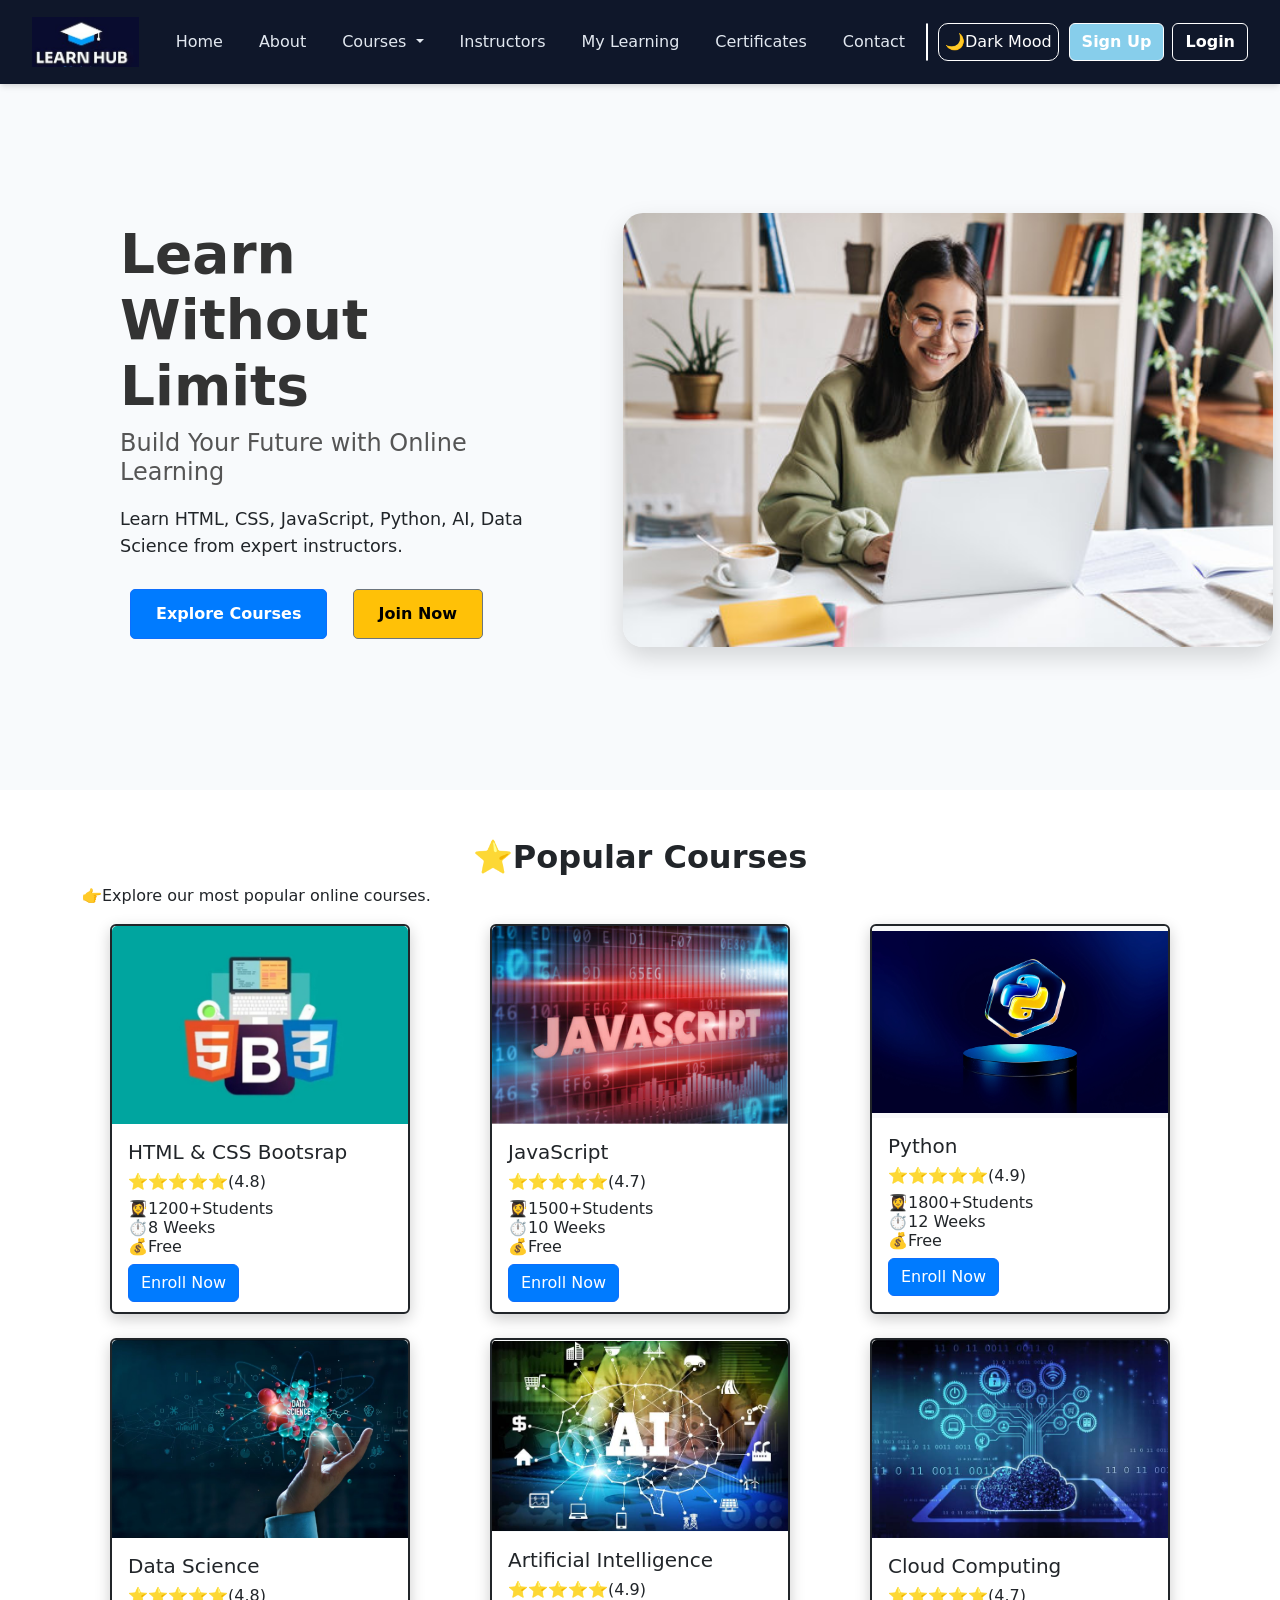
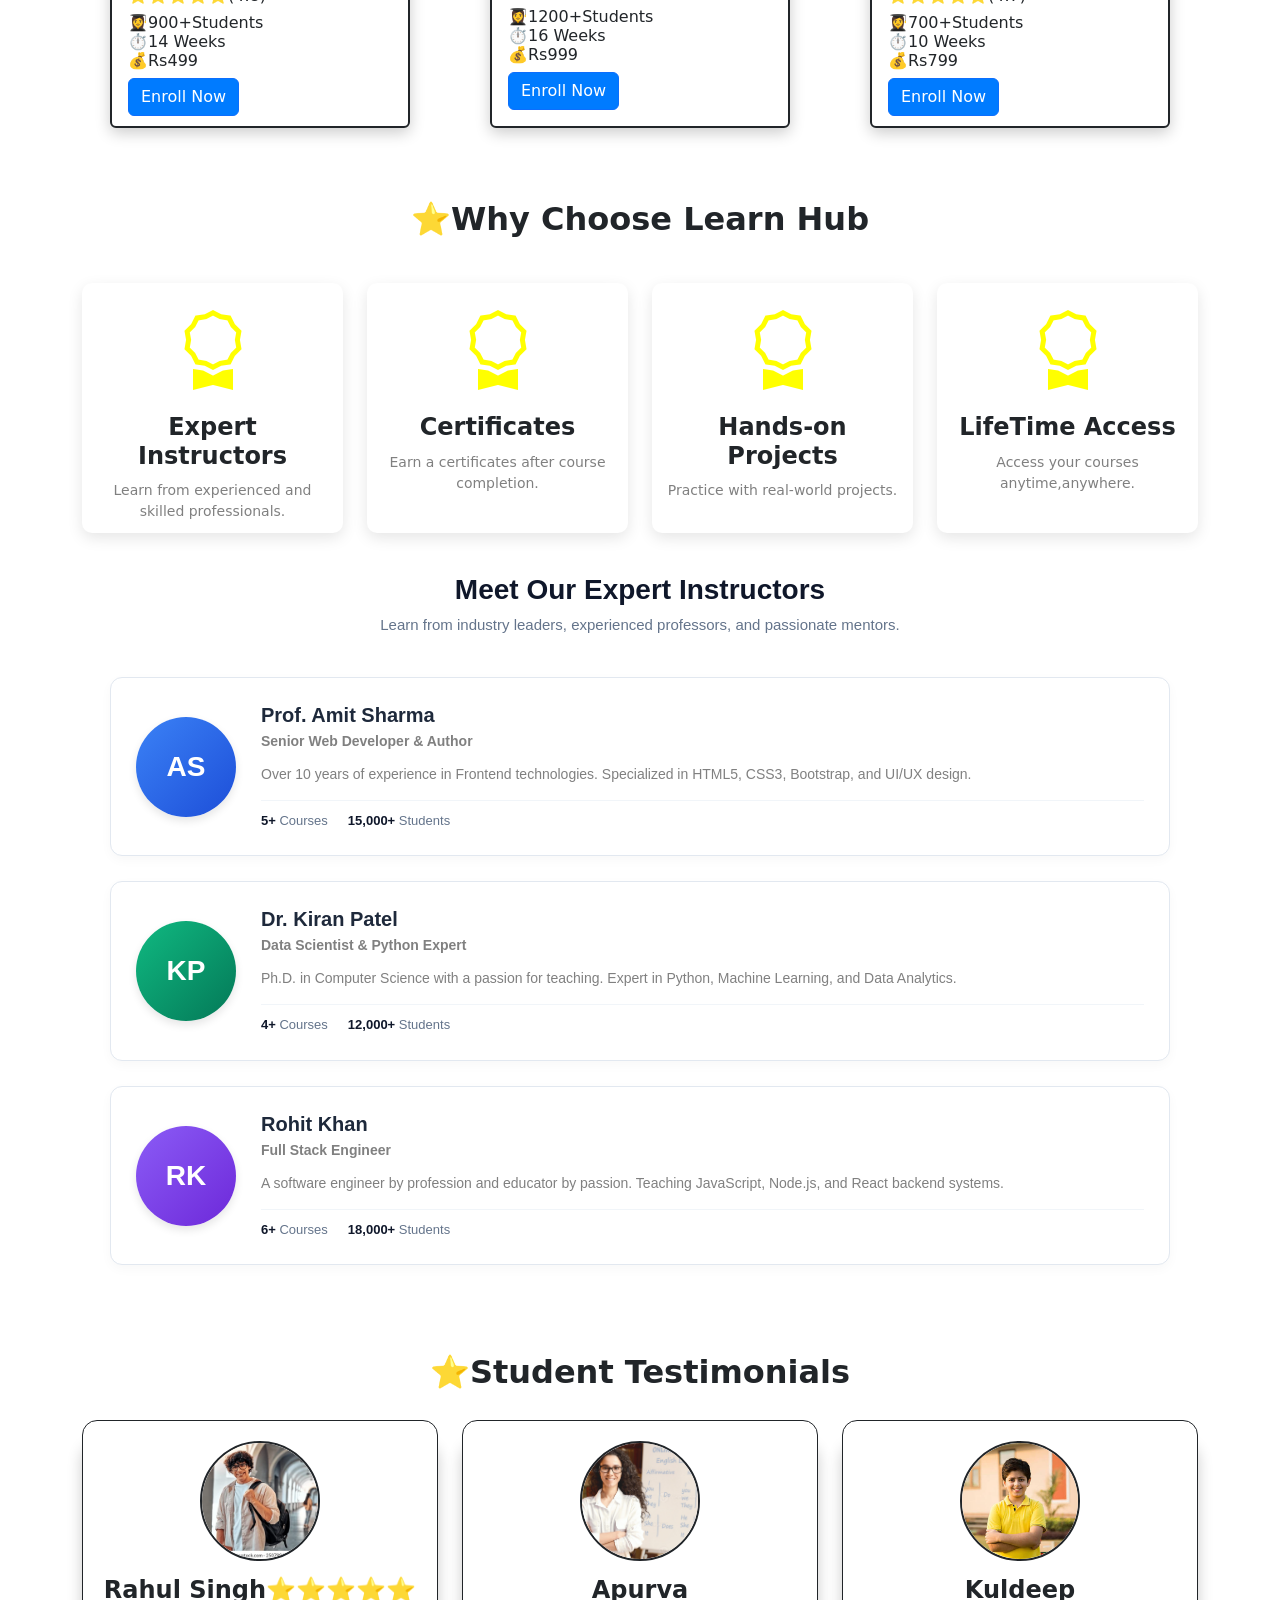
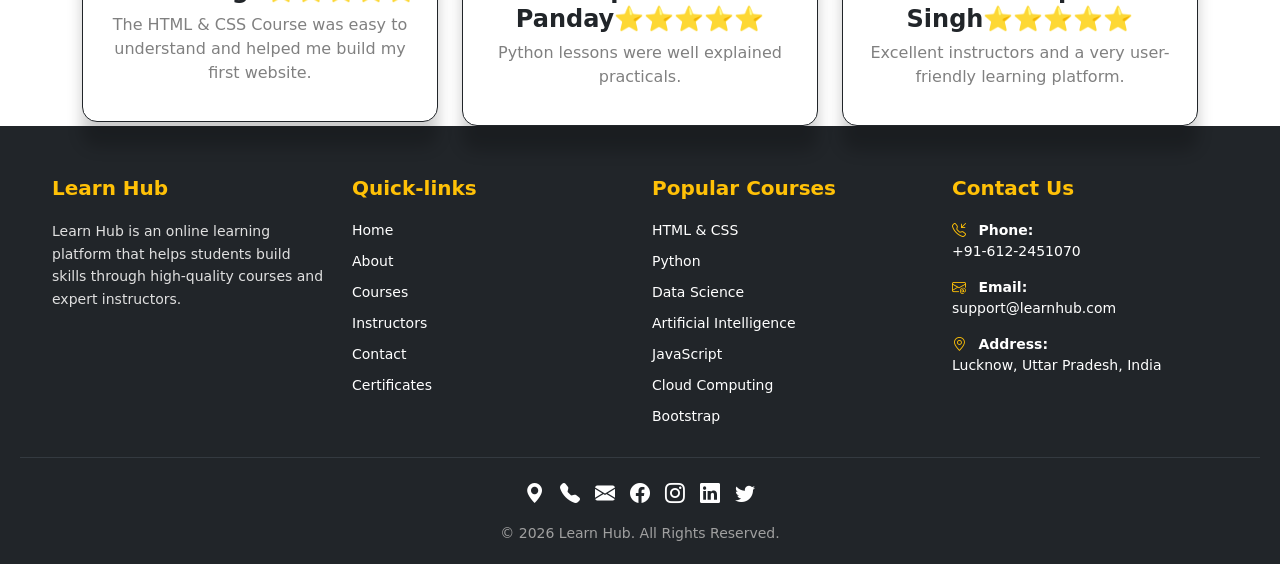
<file: index.html>
<!DOCTYPE html>
<html lang="en">

<head>
  <meta charset="UTF-8">
  <meta name="viewport" content="width=device-width, initial-scale=1.0">
  <title>Learning Management System</title>


  <link rel="stylesheet" href="https://cdn.jsdelivr.net/npm/bootstrap@5.3.8/dist/css/bootstrap.min.css">

  <link rel="stylesheet" href="style.css">
  <link rel="stylesheet" href="https://cdn.jsdelivr.net/npm/bootstrap-icons@1.11.3/font/bootstrap-icons.min.css">


   <link rel="preconnect" href="https://fonts.googleapis.com">
    <link rel="preconnect" href="https://fonts.gstatic.com" crossorigin>
    <link
        href="https://fonts.googleapis.com/css2?family=Lexend:wght@100..900&family=Momo+Trust+Display&family=Poppins:ital,wght@0,100;0,200;0,300;0,400;0,500;0,600;0,700;0,800;0,900;1,100;1,200;1,300;1,400;1,500;1,600;1,700;1,800;1,900&display=swap"
        rel="stylesheet">



<style>
.instructors-container {
    max-width: 1100px;
    margin: 40px auto;
    padding: 0 20px;
    font-family: 'Segoe UI', Tahoma, Geneva, Verdana, sans-serif;
}

.instructors-header {
    text-align: center;
    margin-bottom: 40px;
}

.instructors-title {
    font-size: 28px;
    color: #0f172a;
    font-weight: 700;
    margin-bottom: 8px;
}

.instructors-subtitle {
    color: #64748b;
    font-size: 15px;
    max-width: 600px;
    margin: 0 auto;
}

.instructors-grid {
    display: flex;
    flex-direction: column;
    gap: 25px;
}

.instructor-card {
    background-color: #ffffff;
    border-radius: 12px;
    border: 1px solid #e2e8f0;
    box-shadow: 0 4px 12px rgba(0, 0, 0, 0.03);
    display: flex;
    padding: 25px;
    gap: 25px;
    align-items: center;
    transition: transform 0.2s ease;
}

.instructor-card:hover {
    transform: translateX(4px); 
}

.instructor-image-area {
    flex-shrink: 0;
}

.dummy-profile-pic {
    width: 100px;
    height: 100px;
    border-radius: 50%;
    display: flex;
    justify-content: center;
    align-items: center;
    font-size: 28px;
    font-weight: bold;
    color: #ffffff;
    box-shadow: 0 4px 8px rgba(0,0,0,0.1);
}

.pic-blue { background: linear-gradient(135deg, #3b82f6, #1d4ed8); }
.pic-green { background: linear-gradient(135deg, #10b981, #047857); }
.pic-purple { background: linear-gradient(135deg, #8b5cf6, #6d28d9); }

.instructor-info {
    flex-grow: 1;
}

.instructor-name {
    font-size: 20px;
    color: #1e293b;
    margin-bottom: 4px;
    font-weight: 600;
}

.instructor-role {
    font-size: 14px;
    color: #0284c7; 
    font-weight: 600;
    margin-bottom: 12px;
}

.instructor-bio {
    font-size: 14px;
    color: #475569;
    line-height: 1.5;
    margin-bottom: 15px;
}

.instructor-meta {
    display: flex;
    gap: 20px;
    font-size: 13px;
    color: #64748b;
    border-top: 1px solid #f1f5f9;
    padding-top: 10px;
}

.instructor-meta strong {
    color: #0f172a;
}

@media (max-width: 640px) {
    .instructor-card {
        flex-direction: column;
        text-align: center;
        padding: 20px;
    }
    .instructor-meta {
        justify-content: center;
    }
}


</style>


</head>

<body>

  <div class="row header">
    <div class="col-sm-12">

      <nav class="navbar navbar-expand-lg bg-body-tertiary fixed-top navigation-custom">
        <div class="container-fluid">
          <a class="navbar-brand" href="#">
            <img src="logo1.jpg" alt="logo" class="logo">
          </a>
          <button class="navbar-toggler" type="button" data-bs-toggle="collapse" data-bs-target="#navbarNav">
            <span class="navbar-toggler-icon"></span>
          </button>
          <div class="collapse navbar-collapse" id="navbarNav">
            <ul class="navbar-nav me-auto ">
              <li class="nav-item">
                <a class="nav-link active" aria-current="page" href="/">Home</a>
              </li>
              <li class="nav-item">
                <a class="nav-link active" aria-current="page" href="/about.html">About</a>
              </li>
              <li class="nav-item dropdown">
                <a class="nav-link dropdown-toggle" href="#" role="button" data-bs-toggle="dropdown"
                  aria-expanded="false">
                  Courses
                </a>
                <ul class="dropdown-menu">
                  <li><a class="dropdown-item" href="/full stack web development.html">Full Stack Web Development</a>
                  </li>
                  <li>
                    <hr class="dropdown-divider">
                  </li>

                  <li><a class="dropdown-item" href="/pythone programming.html">Pythone Programming</a></li>
                  <li>
                    <hr class="dropdown-divider">
                  </li>

                  <li><a class="dropdown-item" href="/cloud computing.html">Cloud Computing</a></li>
                  <li>
                    <hr class="dropdown-divider">
                  </li>

                  <li><a class="dropdown-item" href="/artificial intelligence.html">Artificial Intelligence</a></li>
                  <li>
                    <hr class="dropdown-divider">
                  </li>

                  <li><a class="dropdown-item" href="/cyber security.html">Cyber Security</a></li>
                </ul>
              </li>
              <li class="nav-item">
                <a class="nav-link active" aria-current="page" href="/instructors.html">Instructors</a>
              </li>

              <li class="nav-item">
                <a class="nav-link active" aria-current="page" href="/my learning.html">My Learning</a>
              </li>

              <li class="nav-item">
                <a class="nav-link active" aria-current="page" href="/certificate.html">Certificates</a>
              </li>


              <li class="nav-item">
                <a class="nav-link active" aria-current="page" href="/contact.html">Contact</a>
              </li>

            </ul>
            <form class="d-flex" role="search">
               <div id="google_translate" class="google" href="/"></div>
              <button type="button" onclick="toggleMode()" id="btn" style="background-color: transparent;
         color: white; margin-right: 10px; border: 1px solid white;
          border-radius: 10px;">🌙Dark Mood</button>
              <a href="/signup.html" class="btn btn-signup me-2">Sign Up</a>
              <a href="/login.html" class="btn btn-login">Login</a>
            </form>
          </div>
        </div>
      </nav>
    </div>
  </div>


  <section class="hero-section">

    <div class="hero-content">
      <h1>Learn Without Limits</h1>
      <h2>Build Your Future with Online Learning</h2>
      <p>Learn HTML, CSS, JavaScript, Python, AI, Data Science from expert instructors.</p>
      <div class="hero-buttons">
        <a href="#" class="btn btn-primary">Explore Courses</a>
        <a href="#" class="btn btn-secondary">Join Now</a>
      </div>
    </div>



    <div class="hero-image">
      <img src="student.jpg" alt="student with leptop">
    </div>

  </section>


  <section class="container mt-5">
    <h2 class="text-center fw-bold mt-5">⭐Popular Courses</h2>
    <p>👉Explore our most popular online courses.</p>

    <div class="row justify-content-center">

      <div class="col-md-4 mb-4 d-flex justify-content-center">
        <div class="card">
          <img src="HCB.jpg" class="card-img-top" alt="...">
          <div class="card-body">
            <h5 class="card-title">HTML & CSS Bootsrap</h5>
            <h6 class="card-text">
              ⭐⭐⭐⭐⭐(4.8)</h6>
            <h6>👩‍🎓1200+Students<br>
              ⏱️8 Weeks<br>
              💰Free</h6>
            <a href="#" class="btn btn-primary">Enroll Now</a>
          </div>
        </div>
      </div>


      <div class="col-md-4 mb-4 d-flex justify-content-center">
        <div class="card">
          <img src="js4.jpg" class="card-img-top" alt="...">
          <div class="card-body">
            <h5 class="card-title">JavaScript</h5>
            <h6 class="card-text">
              ⭐⭐⭐⭐⭐(4.7)</h6>
            <h6>👩‍🎓1500+Students<br>
              ⏱️10 Weeks<br>
              💰Free</h6>
            <a href="#" class="btn btn-primary">Enroll Now</a>
          </div>
        </div>
      </div>

      <div class="col-md-4 mb-4 d-flex justify-content-center">
        <div class="card">
          <img src="py5.webp" class="card-img-top" alt="...">
          <div class="card-body">
            <h5 class="card-title">Python</h5>
            <h6 class="card-text">
              ⭐⭐⭐⭐⭐(4.9)</h6>
            <h6>👩‍🎓1800+Students<br>
              ⏱️12 Weeks<br>
              💰Free</h6>
            <a href="#" class="btn btn-primary">Enroll Now</a>
          </div>
        </div>
      </div>


      <div class="col-md-4 mb-4 d-flex justify-content-center">
        <div class="card">
          <img src="ds3.avif" class="card-img-top" alt="...">
          <div class="card-body">
            <h5 class="card-title">Data Science</h5>
            <h6 class="card-text">
              ⭐⭐⭐⭐⭐(4.8)</h6>
            <h6>👩‍🎓900+Students<br>
              ⏱️14 Weeks<br>
              💰Rs499</h6>
            <a href="#" class="btn btn-primary">Enroll Now</a>
          </div>
        </div>
      </div>

      <div class="col-md-4 mb-4 d-flex justify-content-center">
        <div class="card">
          <img src="ai2.jpg" class="card-img-top" alt="...">
          <div class="card-body">
            <h5 class="card-title">Artificial Intelligence</h5>
            <h6 class="card-text">
              ⭐⭐⭐⭐⭐(4.9)</h6>
            <h6>👩‍🎓1200+Students<br>
              ⏱️16 Weeks<br>
              💰Rs999</h6>
            <a href="#" class="btn btn-primary">Enroll Now</a>
          </div>
        </div>
      </div>

      <div class="col-md-4 mb-4 d-flex justify-content-center">
        <div class="card">
          <img src="cc.jpg" class="card-img-top" alt="...">
          <div class="card-body">
            <h5 class="card-title">Cloud Computing</h5>
            <h6 class="card-text">
              ⭐⭐⭐⭐⭐(4.7)</h6>
            <h6>👩‍🎓700+Students<br>
              ⏱️10 Weeks<br>
              💰Rs799</h6>
            <a href="#" class="btn btn-primary">Enroll Now</a>
          </div>
        </div>
      </div>
    </div>
    </div>
  </section>

  <section class="container mt-5">
    <h2 class="text-center fw-bold">⭐Why Choose Learn Hub</h2>
    <div class="row mt-4">
      <div class="col-md-3">
        <div class="why-box">
          <i class="bi bi-award"></i>
          <h4>Expert Instructors</h4>
          <p>Learn from experienced and skilled professionals.</p>
        </div>
      </div>
      <div class="col-md-3">
        <div class="why-box">
          <i class="bi bi-award"></i>
          <h4>Certificates</h4>
          <p>Earn a certificates after course completion.</p>
        </div>
      </div>
      <div class="col-md-3">
        <div class="why-box">
          <i class="bi bi-award"></i>
          <h4>Hands-on Projects</h4>
          <p>Practice with real-world projects.</p>
        </div>
      </div>
      <div class="col-md-3">
        <div class="why-box">
          <i class="bi bi-award"></i>
          <h4>LifeTime Access</h4>
          <p>Access your courses anytime,anywhere.</p>
        </div>
      </div>

    </div>

  </section>



  <section>


    <main class="instructors-container">
    <header class="instructors-header">
        <h1 class="instructors-title">Meet Our Expert Instructors</h1>
        <p class="instructors-subtitle">Learn from industry leaders,
             experienced professors, and passionate mentors.</p>
    </header>

    <div class="instructors-grid">
        
        <div class="instructor-card">
            <div class="instructor-image-area">
                <div class="dummy-profile-pic pic-blue">AS</div>
            </div>
            <div class="instructor-info">
                <h3 class="instructor-name">Prof. Amit Sharma</h3>
                <p class="instructor-role">Senior Web Developer & Author</p>
                <p class="instructor-bio">Over 10 years of experience in
                     Frontend technologies. Specialized in HTML5, CSS3, Bootstrap, 
                     and UI/UX design.</p>
                
                <div class="instructor-meta">
                    <span><strong>5+</strong> Courses</span>
                    <span><strong>15,000+</strong> Students</span>
                </div>
            </div>
        </div>

        <div class="instructor-card">
            <div class="instructor-image-area">
                <div class="dummy-profile-pic pic-green">KP</div>
            </div>
            <div class="instructor-info">
                <h3 class="instructor-name">Dr. Kiran Patel</h3>
                <p class="instructor-role">Data Scientist & Python Expert</p>
                <p class="instructor-bio">Ph.D. in Computer Science with a passion 
                    for teaching. Expert in Python, Machine Learning, and Data Analytics.</p>
                
                <div class="instructor-meta">
                    <span><strong>4+</strong> Courses</span>
                    <span><strong>12,000+</strong> Students</span>
                </div>
            </div>
        </div>

        <div class="instructor-card">
            <div class="instructor-image-area">
                <div class="dummy-profile-pic pic-purple">RK</div>
            </div>
            <div class="instructor-info">
                <h3 class="instructor-name">Rohit Khan</h3>
                <p class="instructor-role">Full Stack Engineer</p>
                <p class="instructor-bio">A software engineer by profession and 
                    educator by passion. Teaching JavaScript, Node.js, and React backend systems.</p>
                
                <div class="instructor-meta">
                    <span><strong>6+</strong> Courses</span>
                    <span><strong>18,000+</strong> Students</span>
                </div>
            </div>
        </div>

    </div>
</main>










  </section>


  <br><br>
  <section>
    <div class="container">
      <h2 class="text-center fw-bold">⭐Student Testimonials</h2>

      <div class="row">

        <div class="col-md-4">
          <div class="testimonial-card">
            <img src="p1.webp" alt="" class="card-img-top2">
            <h4 class="student-name">Rahul Singh⭐⭐⭐⭐⭐</h4>
            <p>The HTML & CSS Course was easy to understand
              and helped me build my first website.</p>
          </div>
        </div>


        <div class="col-md-4">
          <div class="testimonial-card">
            <img src="female1.jpg" alt="" class="card-img-top2">
            <h4 class="student-name">Apurva Panday⭐⭐⭐⭐⭐</h4>
            <p>Python lessons were well explained <br>
              practicals.</p>
          </div>
        </div>

        <div class="col-md-4">
          <div class="testimonial-card">
            <img src="MP.jpg" alt="" class="card-img-top2">
            <h4 class="student-name">Kuldeep Singh⭐⭐⭐⭐⭐</h4>
            <p>Excellent instructors and a very user-friendly learning platform.</p>
          </div>
        </div>

      </div>
    </div>

  </section>




  <footer>
  <div class="container-fluid footer-bg">
    <div class="row footer-container">
      
      <div class="col-md-3 col-sm-6 footer-col">
        <h3 class="footer-heading">Learn Hub</h3>
        <p class="footer-desc">Learn Hub is an online learning platform that helps students build skills through high-quality courses and expert instructors.</p>
      </div>

      <div class="col-md-3 col-sm-6 footer-col">
        <h3 class="footer-heading">Quick-links</h3>
        <div class="footer-links-list">
          <a href="#">Home</a>
          <a href="#">About</a>
          <a href="#">Courses</a>
          <a href="#">Instructors</a>
          <a href="#">Contact</a>
          <a href="#">Certificates</a>
        </div>
      </div>

      <div class="col-md-3 col-sm-6 footer-col">
        <h3 class="footer-heading">Popular Courses</h3>
        <div class="footer-links-list">
          <a href="#">HTML & CSS</a>
          <a href="#">Python</a>
          <a href="#">Data Science</a>
          <a href="#">Artificial Intelligence</a>
          <a href="#">JavaScript</a>
          <a href="#">Cloud Computing</a>
          <a href="#">Bootstrap</a>
        </div>
      </div>

      <div class="col-md-3 col-sm-6 footer-col">
        <h3 class="footer-heading touch">Contact Us</h3>
        <ul class="get-in-touch">
          <li>
            <i class="bi bi-telephone-inbound"></i>
            <strong>Phone:</strong><br>
            +91-612-2451070
          </li>
          <li>
            <i class="bi bi-envelope-at"></i>
            <strong>Email:</strong><br>
            support@learnhub.com
          </li>
          <li>
            <i class="bi bi-geo-alt"></i>
            <strong>Address:</strong><br>
            Lucknow, Uttar Pradesh, India
          </li>
        </ul>
      </div>

    </div> 

    
    <div class="row">
      <div class="col-12 text-center">
        <div class="icons">
          <i class="bi bi-geo-alt-fill"></i>
          <i class="bi bi-telephone-fill"></i>
          <i class="bi bi-envelope-fill"></i>
          <i class="bi bi-facebook"></i>
          <i class="bi bi-instagram"></i>
          <i class="bi bi-linkedin"></i>
          <i class="bi bi-twitter"></i>
        </div>
      </div>
    </div>

    <div class="row">
      <div class="col-12">
        <div class="footer-text">
          <p>&copy; 2026 Learn Hub. All Rights Reserved.</p>
        </div>
      </div>
    </div>

  </div>
</footer>






  <!--bootstrap CDN JS-->

     <script src=" https://cdn.jsdelivr.net/npm/bootstrap@5.3.8/dist/js/bootstrap.bundle.min.js"></script>


  <script src="script.js"></script>


  <script src="https://translate.google.com/translate_a/element.js?cb=googleTranslateElementInit"></script>






    <!--Start of Tawk.to Script-->
<script type="text/javascript">
var Tawk_API=Tawk_API||{}, Tawk_LoadStart=new Date();
(function(){
var s1=document.createElement("script"),s0=document.getElementsByTagName("script")[0];
s1.async=true;
s1.src='https://embed.tawk.to/6a58c554bca1d21d4c99931c/1jtlc5l4n';
s1.charset='UTF-8';
s1.setAttribute('crossorigin','*');
s0.parentNode.insertBefore(s1,s0);
})();
</script>
<!--End of Tawk.to Script-->


</body>

</html>
</file>
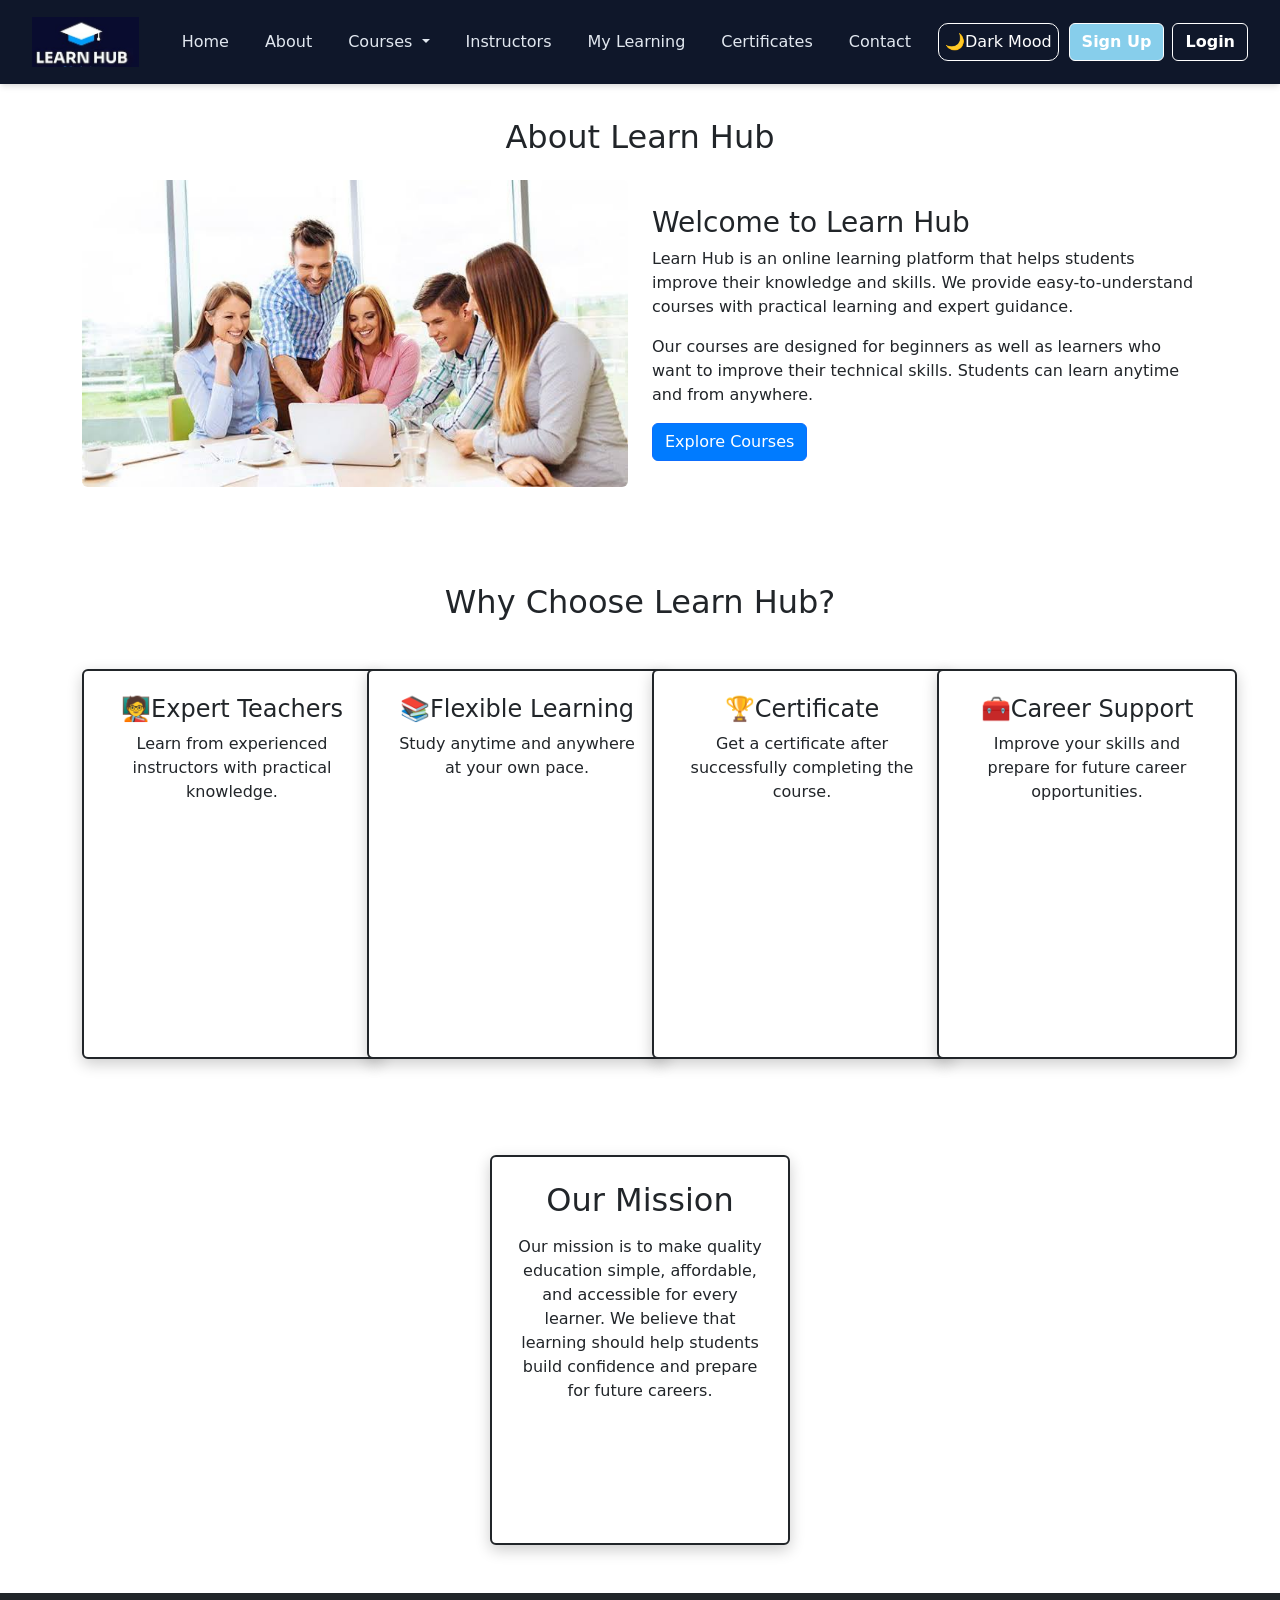
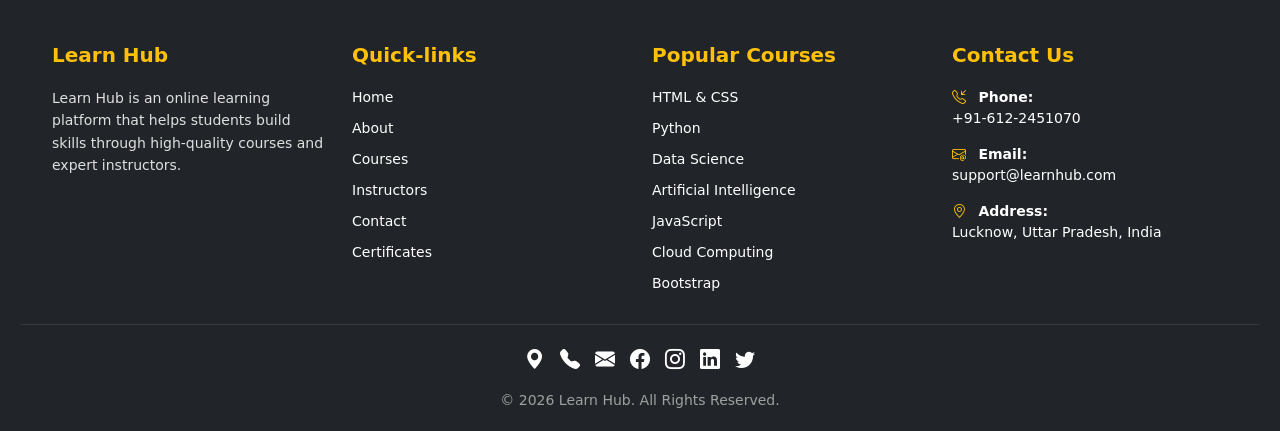
<file: about.html>
<!DOCTYPE html>
<html lang="en">
<head>
    <meta charset="UTF-8">
    <meta name="viewport" content="width=device-width, initial-scale=1.0">
    <title>Document</title>

      <link rel="stylesheet" href="https://cdn.jsdelivr.net/npm/bootstrap@5.3.8/dist/css/bootstrap.min.css">
    
    <link rel="stylesheet" href="style.css">
    <link rel="stylesheet" href="https://cdn.jsdelivr.net/npm/bootstrap-icons@1.11.3/font/bootstrap-icons.min.css">

         <style>
  .card{
    margin: auto;
  }
  .card h2{
    text-align: center;
  }
  .card p{
    text-align: center;
  }
 </style>

</head>
<body>
    

          <div class="row header">
        <div class="col-sm-12">

          <nav class="navbar navbar-expand-lg bg-body-tertiary fixed-top navigation-custom">
  <div class="container-fluid">
    <a class="navbar-brand" href="#">
      <img src="logo1.jpg" alt="logo" class="logo">
    </a>
    <button class="navbar-toggler" type="button" data-bs-toggle="collapse" data-bs-target="#navbarNav">
      <span class="navbar-toggler-icon"></span>
    </button>
    <div class="collapse navbar-collapse" id="navbarNav">
      <ul class="navbar-nav me-auto ">
        <li class="nav-item">
          <a class="nav-link active" aria-current="page" href="/">Home</a>
        </li>
        <li class="nav-item">
          <a class="nav-link active"  aria-current="page" href="/">About</a>
        </li>
        <li class="nav-item dropdown">
          <a class="nav-link dropdown-toggle" href="/" role="button" data-bs-toggle="dropdown" aria-expanded="false">
            Courses
          </a>
          <ul class="dropdown-menu">
            <li><a class="dropdown-item" href="/full stack web development.html">Full Stack Web Development</a></li>
            <li><hr class="dropdown-divider"></li>

            <li><a class="dropdown-item" href="/pythone programming.html">Pythone Programming</a></li>
            <li><hr class="dropdown-divider"></li>

            <li><a class="dropdown-item" href="/cloud computing.html">Cloud Computing</a></li>
            <li><hr class="dropdown-divider"></li>

            <li><a class="dropdown-item" href="/artificial intelligence.html">Artificial Intelligence</a></li>
            <li><hr class="dropdown-divider"></li>

            <li><a class="dropdown-item" href="/cyber security.html">Cyber Security</a></li>
          </ul>
        </li>
        <li class="nav-item">
          <a class="nav-link active" aria-current="page" href="/">Instructors</a>
        </li>

        <li class="nav-item">
          <a class="nav-link active" aria-current="page" href="/">My Learning</a>
        </li>

         <li class="nav-item">
          <a class="nav-link active" aria-current="page" href="/">Certificates</a>
        </li>
        

        <li class="nav-item">
          <a class="nav-link active" aria-current="page" href="/">Contact</a>
        </li>

      </ul>
      <form class="d-flex" role="search">
        <button type="button"   onclick="toggleMode()" id="btn" 
         style="background-color: transparent;
         color: white; margin-right: 10px; border: 1px solid white;
          border-radius: 10px;">🌙Dark Mood</button>
        <a href="/signup.html" class="btn btn-signup me-2">Sign Up</a>
        <a href="/login.html" class="btn btn-login">Login</a> 
      </form>
    </div>
  </div>
</nav>
        </div>
       </div>
      

       

     <section class="about py-5">
      <div class="container">
       <h2 class="text-center mb-4">About Learn Hub</h2>
        <div class="row align-items-center">
                   <div class="col-md-6">

               <img src="online.jpg" class="img-fluid rounded" alt="About Image">
                     </div>

               <div class="col-md-6">
                <h3>Welcome to Learn Hub</h3>
                   <p>
                Learn Hub is an online learning platform that
                 helps students improve their knowledge and skills. We provide 
                 easy-to-understand courses with practical learning and expert guidance.</p>

                        <p>Our courses are designed for
                           beginners as well as learners who want to improve 
                           their technical skills. Students can learn anytime and 
                           from anywhere.</p>

              <a href="courses.html" class="btn btn-primary">Explore Courses</a>

             </div>
               </div>
                </div>

                 </section>


                   <section class="container py-5">
                  <h2 class="text-center mb-5">Why Choose Learn Hub?</h2>
                  <div class="row">
                  <div class="col-md-3">
                    <div class="card p-4 text-center">
                        <h4>🧑‍🏫Expert Teachers</h4>

                    <p>Learn from experienced instructors with practical knowledge.</p>
                          </div>
                                </div>

                           <div class="col-md-3">
                          <div class="card p-4 text-center">
                      <h4>📚Flexible Learning</h4>
                  <p>Study anytime and anywhere at your own pace.</p>
                           </div>
                            </div>

                          <div class="col-md-3">
                      <div class="card p-4 text-center">
                           <h4>🏆Certificate</h4>
                      <p>Get a certificate after successfully completing the course.</p>
                           </div>
                             </div>
                        <div class="col-md-3">
                        <div class="card p-4 text-center">
                            <h4>🧰Career Support</h4>
                         <p>Improve your skills and prepare for future career opportunities.</p>
                                 </div>
                                    </div>
                                     </div>

                                       </section>

            <section class="container py-5">

            <div class="card p-4">
              <h2 class="text-center mb-3">Our Mission</h2>
               <p class="text-center">
                 Our mission is to make quality education simple, affordable,
              and accessible for every learner. We believe that learning 
                should help students build confidence and prepare for future careers.
                </p>
                  </div>
                   </section>




 <footer>
  <div class="container-fluid footer-bg">
    <div class="row footer-container">
      
      <div class="col-md-3 col-sm-6 footer-col">
        <h3 class="footer-heading">Learn Hub</h3>
        <p class="footer-desc">Learn Hub is an online learning platform that helps students build skills through high-quality courses and expert instructors.</p>
      </div>

      <div class="col-md-3 col-sm-6 footer-col">
        <h3 class="footer-heading">Quick-links</h3>
        <div class="footer-links-list">
          <a href="#">Home</a>
          <a href="#">About</a>
          <a href="#">Courses</a>
          <a href="#">Instructors</a>
          <a href="#">Contact</a>
          <a href="#">Certificates</a>
        </div>
      </div>

      <div class="col-md-3 col-sm-6 footer-col">
        <h3 class="footer-heading">Popular Courses</h3>
        <div class="footer-links-list">
          <a href="#">HTML & CSS</a>
          <a href="#">Python</a>
          <a href="#">Data Science</a>
          <a href="#">Artificial Intelligence</a>
          <a href="#">JavaScript</a>
          <a href="#">Cloud Computing</a>
          <a href="#">Bootstrap</a>
        </div>
      </div>

      <div class="col-md-3 col-sm-6 footer-col">
        <h3 class="footer-heading touch">Contact Us</h3>
        <ul class="get-in-touch">
          <li>
            <i class="bi bi-telephone-inbound"></i>
            <strong>Phone:</strong><br>
            +91-612-2451070
          </li>
          <li>
            <i class="bi bi-envelope-at"></i>
            <strong>Email:</strong><br>
            support@learnhub.com
          </li>
          <li>
            <i class="bi bi-geo-alt"></i>
            <strong>Address:</strong><br>
            Lucknow, Uttar Pradesh, India
          </li>
        </ul>
      </div>

    </div> 

    
    <div class="row">
      <div class="col-12 text-center">
        <div class="icons">
          <i class="bi bi-geo-alt-fill"></i>
          <i class="bi bi-telephone-fill"></i>
          <i class="bi bi-envelope-fill"></i>
          <i class="bi bi-facebook"></i>
          <i class="bi bi-instagram"></i>
          <i class="bi bi-linkedin"></i>
          <i class="bi bi-twitter"></i>
        </div>
      </div>
    </div>

    <div class="row">
      <div class="col-12">
        <div class="footer-text">
          <p>&copy; 2026 Learn Hub. All Rights Reserved.</p>
        </div>
      </div>
    </div>

  </div>
</footer>




   <script src=" https://cdn.jsdelivr.net/npm/bootstrap@5.3.8/dist/js/bootstrap.bundle.min.js"></script>




</body>
</html>
</file>
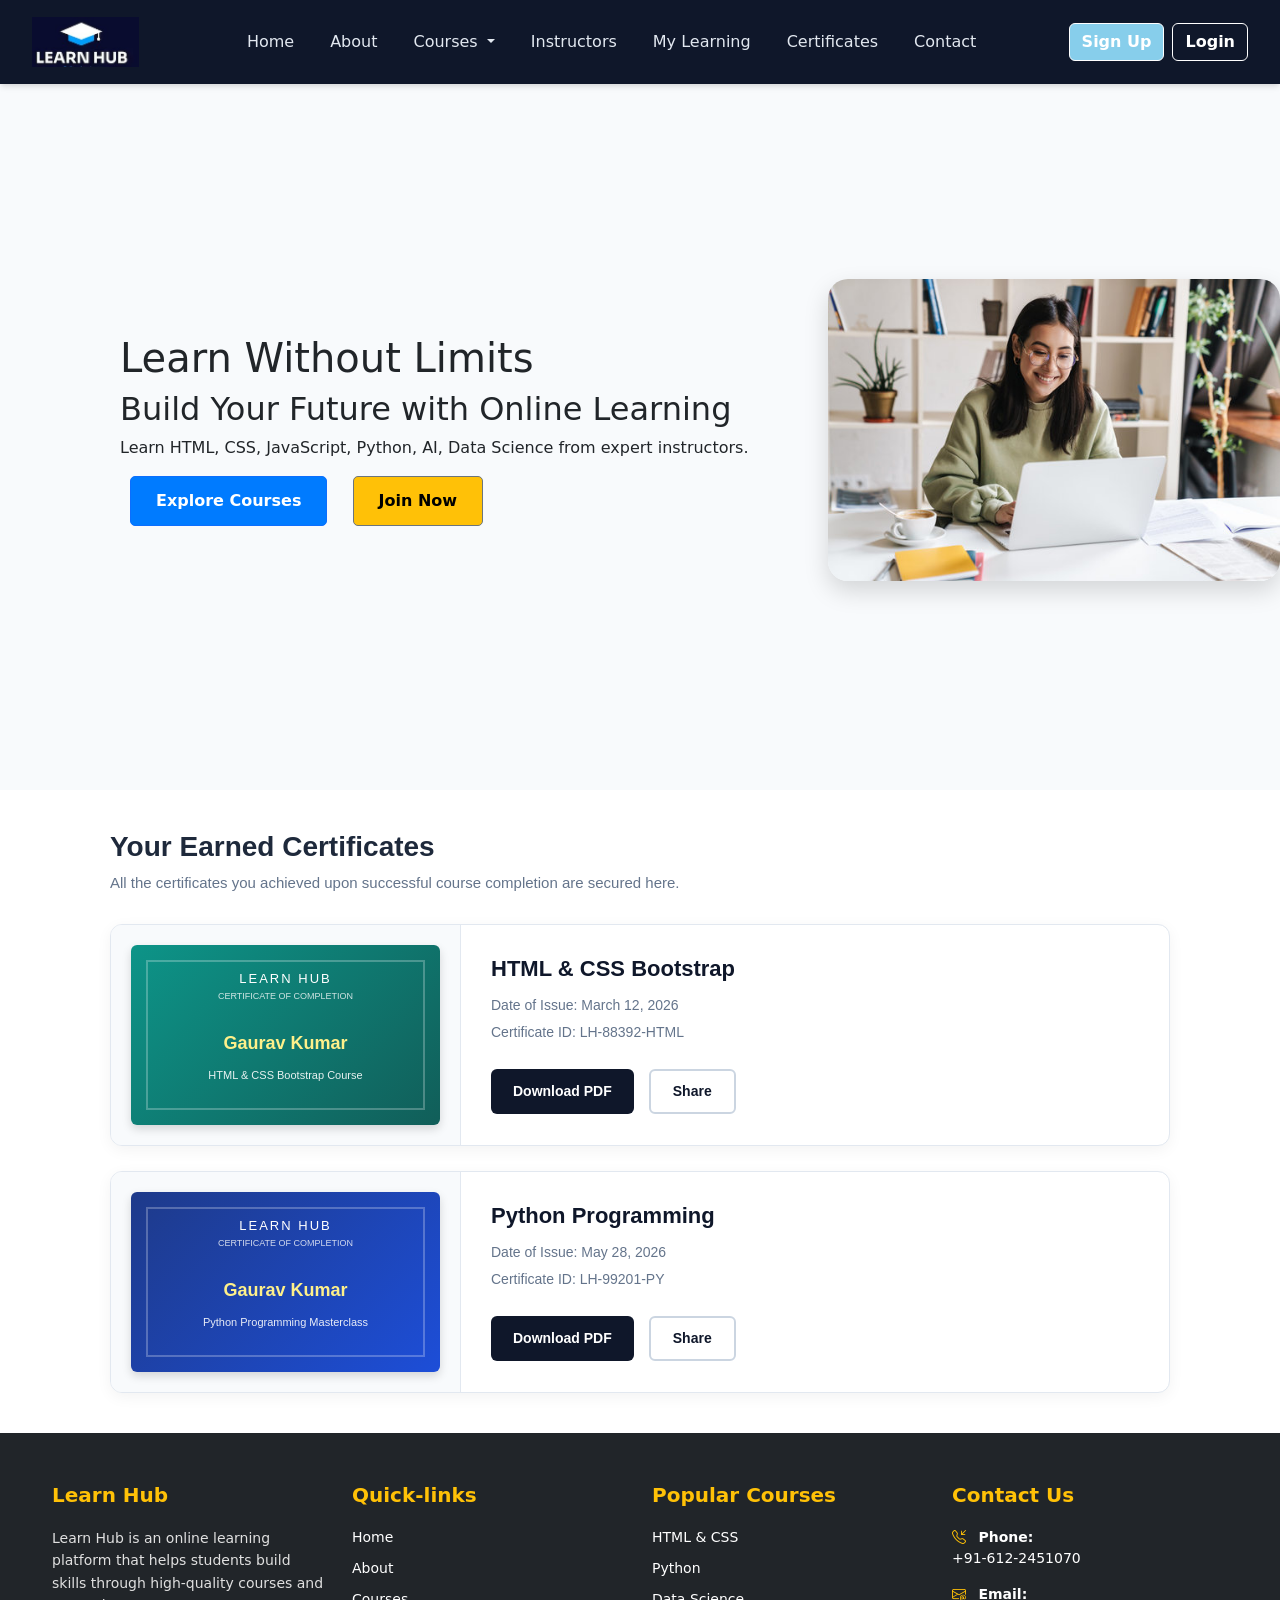
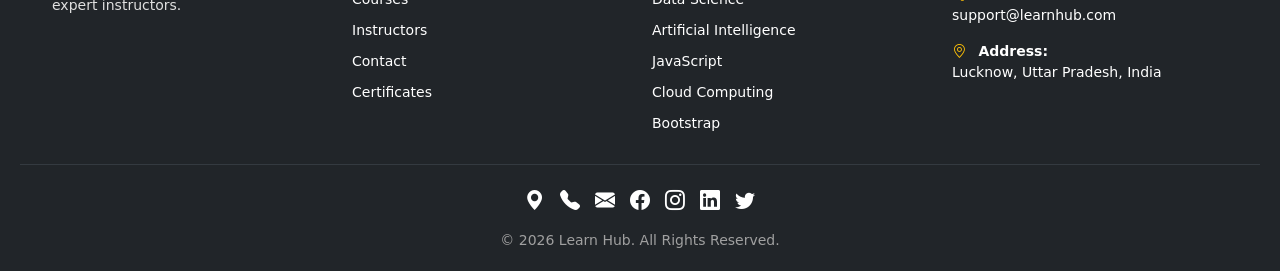
<file: certificate.html>
<!DOCTYPE html>
<html lang="en">
<head>
    <meta charset="UTF-8">
    <meta name="viewport" content="width=device-width, initial-scale=1.0">
    <title>Sign up</title>
    <!---bootstrap css link-->
    <link rel="stylesheet" href="https://cdn.jsdelivr.net/npm/bootstrap@5.3.8/dist/css/bootstrap.min.css">
     <link rel="stylesheet" href="style.css">
        <link rel="stylesheet" href="https://cdn.jsdelivr.net/npm/bootstrap-icons@1.11.3/font/bootstrap-icons.min.css">


<style>
.certificate-container {
    max-width: 1100px;
    margin: 40px auto;
    padding: 0 20px;
    font-family: 'Segoe UI', Tahoma, Geneva, Verdana, sans-serif;
}

.page-title {
    font-size: 28px;
    color: #1e293b;
    margin-bottom: 8px;
    font-weight: 700;
}

.page-subtitle {
    color: #64748b;
    margin-bottom: 30px;
    font-size: 15px;
}

.certificates-grid {
    display: flex;
    flex-direction: column;
    gap: 25px;
}

.cert-card {
    background-color: #ffffff;
    border-radius: 12px;
    box-shadow: 0 4px 15px rgba(0, 0, 0, 0.05);
    display: flex;
    overflow: hidden;
    border: 1px solid #e2e8f0;
    transition: transform 0.2s ease;
}

.cert-card:hover {
    transform: translateY(-2px);
}

.cert-preview {
    flex: 1;
    background-color: #f8fafc;
    padding: 20px;
    display: flex;
    justify-content: center;
    align-items: center;
    max-width: 350px;
    border-right: 1px solid #e2e8f0;
}

.dummy-cert-image {
    color: #ffffff;
    width: 100%;
    height: 180px;
    padding: 15px;
    border-radius: 6px;
    box-shadow: 0 4px 10px rgba(0, 0, 0, 0.15);
}

.html-theme {
    background: linear-gradient(135deg, #0d9488, #115e59); 
}

.python-theme {
    background: linear-gradient(135deg, #1e3a8a, #1d4ed8); 
}

.cert-inner-border {
    border: 2px solid rgba(255, 255, 255, 0.25);
    height: 100%;
    display: flex;
    flex-direction: column;
    justify-content: center;
    align-items: center;
    text-align: center;
}

.cert-inner-border h3 { 
    font-size: 13px; 
    letter-spacing: 2px; 
    margin-bottom: 4px; 
}

.cert-award-text { 
    font-size: 9px; 
    opacity: 0.8; 
    text-transform: uppercase;
}

.student-name { 
    font-size: 18px; 
    font-weight: bold; 
    margin: 10px 0; 
    color: #fef08a; 
}

.cert-course-name { 
    font-size: 11px; 
    opacity: 0.9; 
}


.cert-details {
    flex: 2;
    padding: 30px;
    display: flex;
    flex-direction: column;
    justify-content: center;
}

.cert-details h3 {
    font-size: 22px;
    color: #0f172a;
    margin-bottom: 12px;
    font-weight: 600;
}

.issue-date, .cert-id {
    font-size: 14px;
    color: #64748b;
    margin-bottom: 6px;
}

.cert-actions {
    margin-top: 20px;
    display: flex;
    gap: 15px;
}

.btn-download {
    background-color: #0f172a; 
    color: #ffffff;
    padding: 10px 22px;
    border: none;
    border-radius: 6px;
    font-weight: 600;
    font-size: 14px;
    cursor: pointer;
    transition: background 0.2s;
}

.btn-download:hover {
    background-color: #1e293b;
}

.btn-share {
    background-color: transparent;
    color: #0f172a;
    padding: 10px 22px;
    border: 2px solid #cbd5e1;
    border-radius: 6px;
    font-weight: 600;
    font-size: 14px;
    cursor: pointer;
    transition: all 0.2s;
}

.btn-share:hover {
    background-color: #f8fafc;
    border-color: #94a3b8;
}






@media (max-width: 768px) {
    .cert-card {
        flex-direction: column;
    }
    .cert-preview {
        max-width: 100%;
        border-right: none;
        border-bottom: 1px solid #e2e8f0;
    }
    .cert-details {
        padding: 20px;
    }
}
    </style>
</head>
<body>




           <div class="row header">
        <div class="col-sm-12">

          <nav class="navbar navbar-expand-lg bg-body-tertiary fixed-top navigation-custom">
  <div class="container-fluid">
    <a class="navbar-brand" href="#">
      <img src="logo1.jpg" alt="logo" class="logo">
    </a>
    <button class="navbar-toggler" type="button" data-bs-toggle="collapse" data-bs-target="#navbarNav">
      <span class="navbar-toggler-icon"></span>
    </button>
    <div class="collapse navbar-collapse" id="navbarNav">
      <ul class="navbar-nav me-auto ">
        <li class="nav-item">
          <a class="nav-link active" aria-current="page" href="/">Home</a>
        </li>
        <li class="nav-item">
          <a class="nav-link active"  aria-current="page" href="/">About</a>
        </li>
        <li class="nav-item dropdown">
          <a class="nav-link dropdown-toggle" href="/" role="button" data-bs-toggle="dropdown" aria-expanded="false">
            Courses
          </a>
          <ul class="dropdown-menu">
            <li><a class="dropdown-item" href="/full stack web development.html">Full Stack Web Development</a></li>
            <li><hr class="dropdown-divider"></li>

            <li><a class="dropdown-item" href="/pythone programming.html">Pythone Programming</a></li>
            <li><hr class="dropdown-divider"></li>

            <li><a class="dropdown-divider" href="/cloud computing.html">Cloud Computing</a></li>
            <li><hr class="dropdown-divider"></li>

            <li><a class="dropdown-item" href="/artificial intelligence.html">Artificial Intelligence</a></li>
            <li><hr class="dropdown-divider"></li>

            <li><a class="dropdown-item" href="/cyber security.html">Cyber Security</a></li>
          </ul>
        </li>
        <li class="nav-item">
          <a class="nav-link active" aria-current="page" href="/">Instructors</a>
        </li>

        <li class="nav-item">
          <a class="nav-link active" aria-current="page" href="/">My Learning</a>
        </li>

         <li class="nav-item">
          <a class="nav-link active" aria-current="page" href="/">Certificates</a>
        </li>
        

        <li class="nav-item">
          <a class="nav-link active" aria-current="page" href="/">Contact</a>
        </li>

      </ul>
      <form class="d-flex" role="search">
        <a href="/signup.html" class="btn btn-signup me-2">Sign Up</a>
        <a href="/login.html" class="btn btn-login">Login</a> 
      </form>
    </div>
  </div>
</nav>
        </div>
       </div>

       
       
       <section class="hero-section">
   <div class="hero.content">
    <h1>Learn Without Limits</h1>
    <h2>Build Your Future with Online Learning</h2>
    <p>Learn HTML, CSS, JavaScript, Python, AI, Data Science from expert instructors.</p>
    <div class="hero-buttons">
      <a href="#" class="btn btn-primary">Explore Courses</a>
      <a href="#" class="btn btn-secondary">Join Now</a>
    </div>
   </div>
   <div class="hero-image">
    <img src="student.jpg" alt="student with leptop" >
   </div>
</section>


<!-- Certificate Main Section Start -->
<main class="certificate-container">
    <h1 class="page-title">Your Earned Certificates</h1>
    <p class="page-subtitle">All the certificates you achieved upon 
        successful course completion are secured here.</p>

    <div class="certificates-grid">
        
        <div class="cert-card">
            <div class="cert-preview">
                <div class="dummy-cert-image html-theme">
                    <div class="cert-inner-border">
                        <h3>LEARN HUB</h3>
                        <p class="cert-award-text">Certificate of Completion</p>
                        <span class="student-name">Gaurav Kumar</span>
                        <p class="cert-course-name">HTML & CSS Bootstrap Course</p>
                    </div>
                </div>
            </div>
            <div class="cert-details">
                <h3>HTML & CSS Bootstrap</h3>
                <p class="issue-date">Date of Issue: March 12, 2026</p>
                <p class="cert-id">Certificate ID: LH-88392-HTML</p>
                <div class="cert-actions">
                    <button class="btn-download">Download PDF</button>
                    <button class="btn-share">Share</button>
                </div>
            </div>
        </div>

        <div class="cert-card">
            <div class="cert-preview">
                <div class="dummy-cert-image python-theme">
                    <div class="cert-inner-border">
                        <h3>LEARN HUB</h3>
                        <p class="cert-award-text">Certificate of Completion</p>
                        <span class="student-name">Gaurav Kumar</span>
                        <p class="cert-course-name">Python Programming Masterclass</p>
                    </div>
                </div>
            </div>
            <div class="cert-details">
                <h3>Python Programming</h3>
                <p class="issue-date">Date of Issue: May 28, 2026</p>
                <p class="cert-id">Certificate ID: LH-99201-PY</p>
                <div class="cert-actions">
                    <button class="btn-download">Download PDF</button>
                    <button class="btn-share">Share</button>
                </div>
            </div>
        </div>

    </div>
</main>
<!-- Certificate Main Section End -->


   <footer>
  <div class="container-fluid footer-bg">
    <div class="row footer-container">
      
      <div class="col-md-3 col-sm-6 footer-col">
        <h3 class="footer-heading">Learn Hub</h3>
        <p class="footer-desc">Learn Hub is an online learning platform that helps students build skills through high-quality courses and expert instructors.</p>
      </div>

      <div class="col-md-3 col-sm-6 footer-col">
        <h3 class="footer-heading">Quick-links</h3>
        <div class="footer-links-list">
          <a href="#">Home</a>
          <a href="#">About</a>
          <a href="#">Courses</a>
          <a href="#">Instructors</a>
          <a href="#">Contact</a>
          <a href="#">Certificates</a>
        </div>
      </div>

      <div class="col-md-3 col-sm-6 footer-col">
        <h3 class="footer-heading">Popular Courses</h3>
        <div class="footer-links-list">
          <a href="#">HTML & CSS</a>
          <a href="#">Python</a>
          <a href="#">Data Science</a>
          <a href="#">Artificial Intelligence</a>
          <a href="#">JavaScript</a>
          <a href="#">Cloud Computing</a>
          <a href="#">Bootstrap</a>
        </div>
      </div>

      <div class="col-md-3 col-sm-6 footer-col">
        <h3 class="footer-heading touch">Contact Us</h3>
        <ul class="get-in-touch">
          <li>
            <i class="bi bi-telephone-inbound"></i>
            <strong>Phone:</strong><br>
            +91-612-2451070
          </li>
          <li>
            <i class="bi bi-envelope-at"></i>
            <strong>Email:</strong><br>
            support@learnhub.com
          </li>
          <li>
            <i class="bi bi-geo-alt"></i>
            <strong>Address:</strong><br>
            Lucknow, Uttar Pradesh, India
          </li>
        </ul>
      </div>

    </div> 

    
    <div class="row">
      <div class="col-12 text-center">
        <div class="icons">
          <i class="bi bi-geo-alt-fill"></i>
          <i class="bi bi-telephone-fill"></i>
          <i class="bi bi-envelope-fill"></i>
          <i class="bi bi-facebook"></i>
          <i class="bi bi-instagram"></i>
          <i class="bi bi-linkedin"></i>
          <i class="bi bi-twitter"></i>
        </div>
      </div>
    </div>

    <div class="row">
      <div class="col-12">
        <div class="footer-text">
          <p>&copy; 2026 Learn Hub. All Rights Reserved.</p>
        </div>
      </div>
    </div>

  </div>
</footer>

      


 
 



        <!--bootstrap CDN JS-->
      <script src=" https://cdn.jsdelivr.net/npm/bootstrap@5.3.8/dist/js/bootstrap.bundle.min.js"></script>

</body>
</html>
</file>
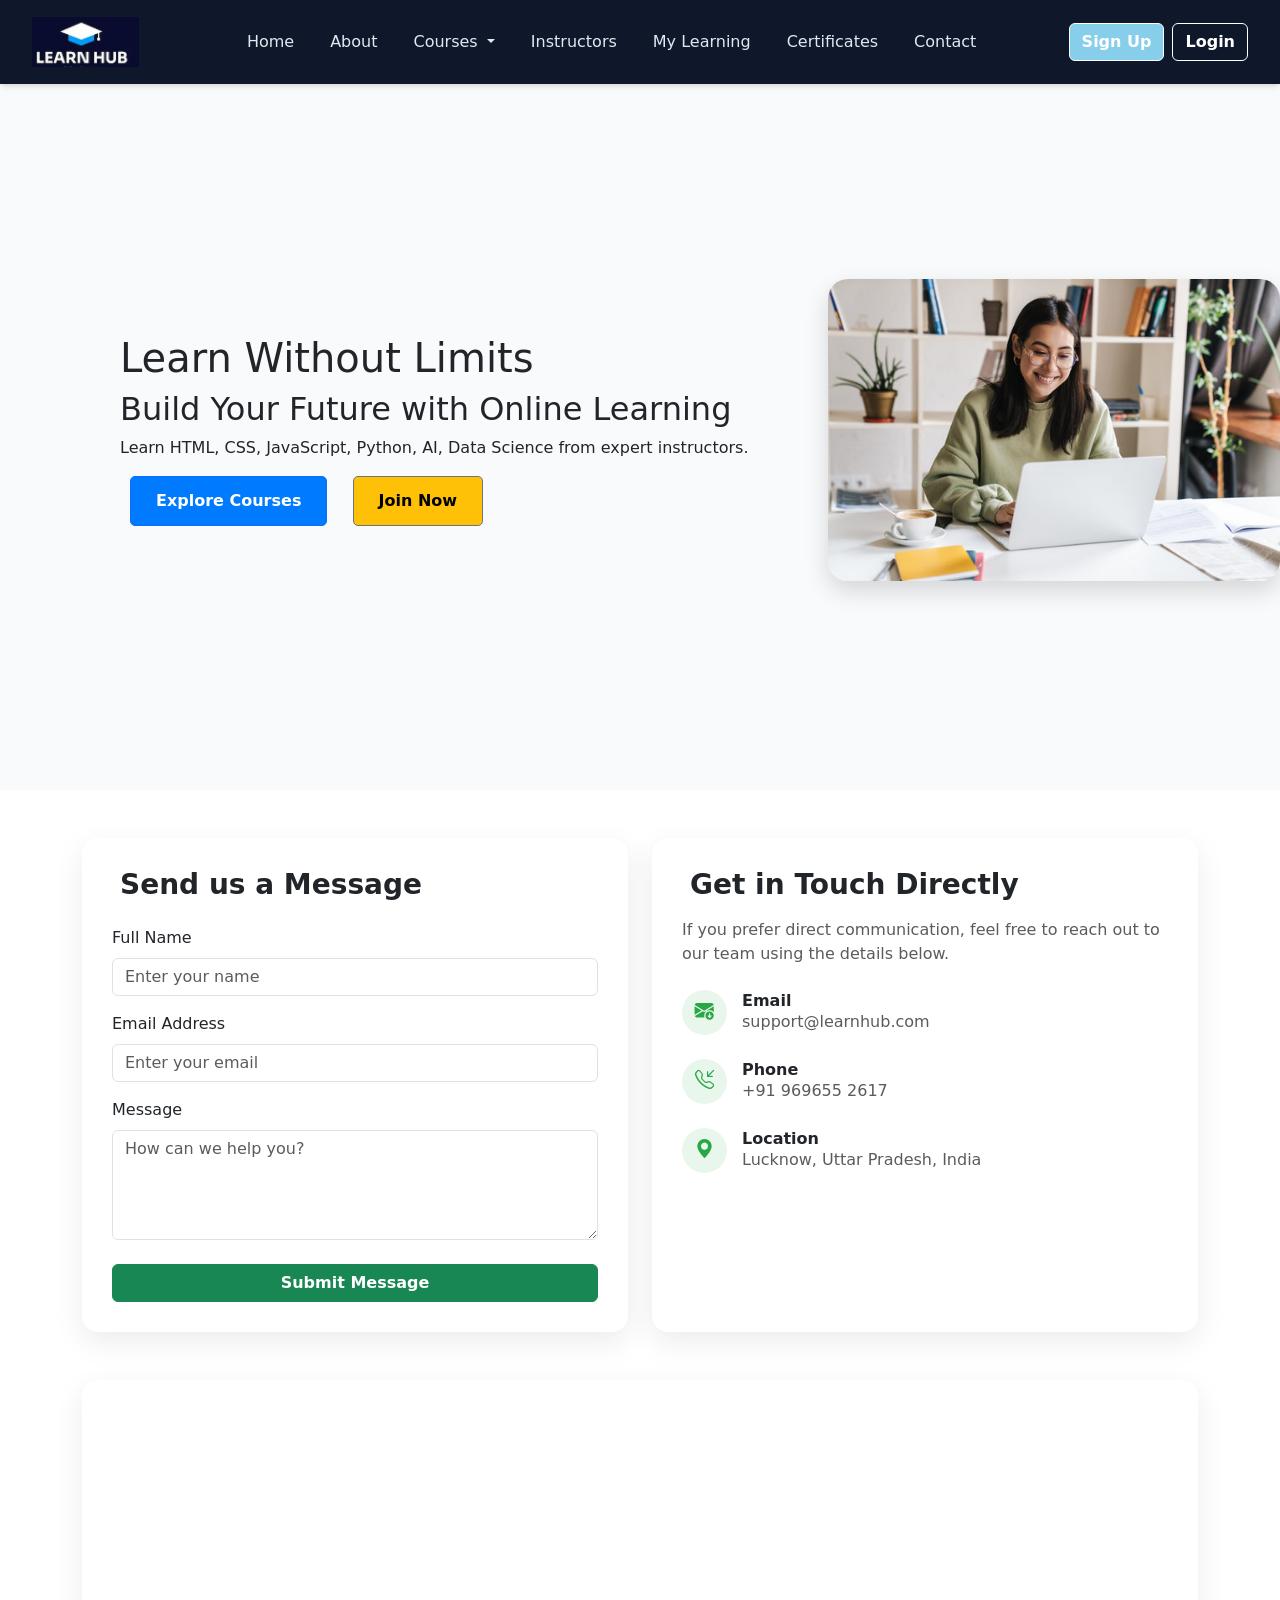
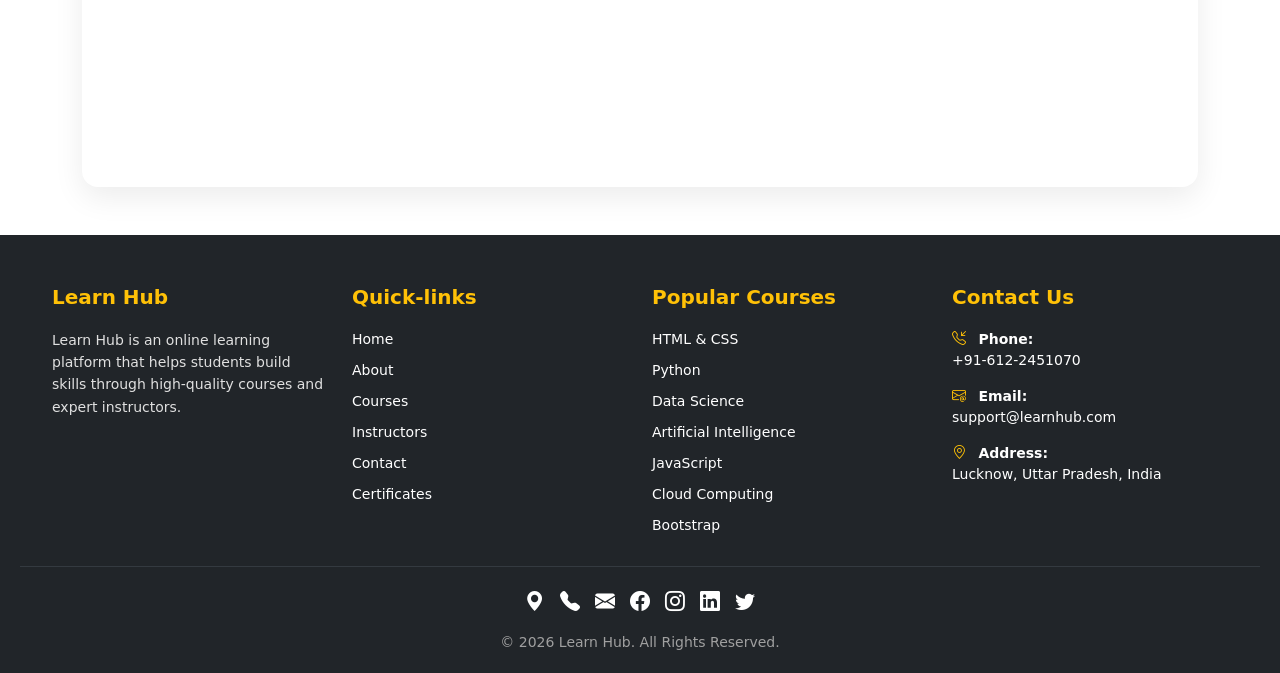
<file: contact.html>
<!DOCTYPE html>
<html lang="en">
<head>
    <meta charset="UTF-8">
    <meta name="viewport" content="width=device-width, initial-scale=1.0">
    <title>Sign up</title>
    <!---bootstrap css link-->
    <link rel="stylesheet" href="https://cdn.jsdelivr.net/npm/bootstrap@5.3.8/dist/css/bootstrap.min.css">
     <link rel="stylesheet" href="style.css">
        <link rel="stylesheet" href="https://cdn.jsdelivr.net/npm/bootstrap-icons@1.11.3/font/bootstrap-icons.min.css">


<style>
        .contact-card {
            background: #ffffff;
            border: none !important;
            border-radius: 16px !important;
            box-shadow: 0 10px 30px rgba(0, 0, 0, 0.08) !important;
            padding: 30px !important;
            height: 100%; 
        }
        .info-icon {
            width: 45px;
            height: 45px;
            background: rgba(40, 167, 69, 0.1);
            color: #28a745;
            border-radius: 50%;
            display: inline-flex;
            align-items: center;
            justify-content: center;
            font-size: 1.2rem;
            margin-right: 15px;
        }
        .map-container {
            border-radius: 16px;
            overflow: hidden;
            box-shadow: 0 10px 30px rgba(0, 0, 0, 0.08);
        }
    </style>
</head>
        </style>
    
</head>
<body>




           <div class="row header">
        <div class="col-sm-12">

          <nav class="navbar navbar-expand-lg bg-body-tertiary fixed-top navigation-custom">
  <div class="container-fluid">
    <a class="navbar-brand" href="#">
      <img src="logo1.jpg" alt="logo" class="logo">
    </a>
    <button class="navbar-toggler" type="button" data-bs-toggle="collapse" data-bs-target="#navbarNav">
      <span class="navbar-toggler-icon"></span>
    </button>
    <div class="collapse navbar-collapse" id="navbarNav">
      <ul class="navbar-nav me-auto ">
        <li class="nav-item">
          <a class="nav-link active" aria-current="page" href="#">Home</a>
        </li>
        <li class="nav-item">
          <a class="nav-link active"  aria-current="page" href="/">About</a>
        </li>
        <li class="nav-item dropdown">
          <a class="nav-link dropdown-toggle" href="/" role="button" data-bs-toggle="dropdown" aria-expanded="false">
            Courses
          </a>
          <ul class="dropdown-menu">
            <li><a class="dropdown-item" href="/full stack web development.html">Full Stack Web Development</a></li>
            <li><hr class="dropdown-divider"></li>

            <li><a class="dropdown-item" href="/pythone programming.html">Pythone Programming</a></li>
            <li><hr class="dropdown-divider"></li>

            <li><a class="dropdown-divider" href="/cloud computing.html">Cloud Computing</a></li>
            <li><hr class="dropdown-divider"></li>

            <li><a class="dropdown-item" href="/artificial intelligence.html">Artificial Intelligence</a></li>
            <li><hr class="dropdown-divider"></li>

            <li><a class="dropdown-item" href="/cyber security.html">Cyber Security</a></li>
          </ul>
        </li>
        <li class="nav-item">
          <a class="nav-link active" aria-current="page" href="/">Instructors</a>
        </li>

        <li class="nav-item">
          <a class="nav-link active" aria-current="page" href="/">My Learning</a>
        </li>

         <li class="nav-item">
          <a class="nav-link active" aria-current="page" href="/">Certificates</a>
        </li>
        

        <li class="nav-item">
          <a class="nav-link active" aria-current="page" href="/">Contact</a>
        </li>

      </ul>
      <form class="d-flex" role="search">
        <a href="/signup.html" class="btn btn-signup me-2">Sign Up</a>
        <a href="/login.html" class="btn btn-login">Login</a> 
      </form>
    </div>
  </div>
</nav>
        </div>
       </div>

       
       
       <section class="hero-section">
   <div class="hero.content">
    <h1>Learn Without Limits</h1>
    <h2>Build Your Future with Online Learning</h2>
    <p>Learn HTML, CSS, JavaScript, Python, AI, Data Science from expert instructors.</p>
    <div class="hero-buttons">
      <a href="#" class="btn btn-primary">Explore Courses</a>
      <a href="#" class="btn btn-secondary">Join Now</a>
    </div>
   </div>
   <div class="hero-image">
    <img src="student.jpg" alt="student with leptop" >
   </div>
</section>


<section class="py-5">
        <div class="container">
            <div class="row g-4 align-items-stretch">
                <div class="col-md-6">
                    <div class="contact-card border">
                        <h3 class="mb-4 fw-bold text-dark"><i 
                            class="fa-regular fa-envelope me-2 text-success">
                        </i>Send us a Message</h3>
                        <form>
                            <div class="mb-3">
                                <label class="form-label">Full Name</label>
                                <input type="text" class="form-control" placeholder="Enter your name" required>
                            </div>
                            <div class="mb-3">
                                <label class="form-label">Email Address</label>
                                <input type="email" class="form-control" placeholder="Enter your email" required>
                            </div>
                            <div class="mb-4">
                                <label class="form-label">Message</label>
                                <textarea class="form-control" rows="4" placeholder="How can we help you?" required></textarea>
                            </div>
                            <button type="submit" class="btn btn-success w-100 py-2.5 fw-bold">Submit Message</button>
                        </form>
                    </div>
                </div>

                <div class="col-md-6">
                    <div class="contact-card border d-flex flex-column justify-content-between">
                        <div>
                            <h3 class="fw-bold text-dark mb-3"><i class="fa-solid fa-address-book me-2 text-success"></i>Get in Touch Directly</h3>
                            <p class="text-muted mb-4">If you prefer direct 
                                communication, feel free to reach out to our team using 
                                the details below.</p>
                            
                        
                            <div class="d-flex align-items-center mb-4">
                                <div class="info-icon"><i class="bi bi-envelope-arrow-down-fill"></i></div>
                                <div>
                                    <h6 class="mb-0 fw-bold">Email</h6>
                                    <span class="text-muted">support@learnhub.com</span>
                                </div>
                            </div>
                            
                            
                            <div class="d-flex align-items-center mb-4">
                                <div class="info-icon"><i class="bi bi-telephone-inbound"></i></div>
                                <div>
                                    <h6 class="mb-0 fw-bold">Phone</h6>
                                    <span class="text-muted">+91 969655 2617</span>
                                </div>
                            </div>
                            
                            <div class="d-flex align-items-center mb-4">
                                <div class="info-icon"><i class="bi bi-geo-alt-fill"></i></div>
                                <div>
                                    <h6 class="mb-0 fw-bold">Location</h6>
                                    <span class="text-muted">Lucknow, Uttar Pradesh, India</span>
                                </div>
                            </div>
                        </div>
                    </div>
                </div>
            </div>

            <div class="row mt-5">
                <div class="col-12">
                    <div class="map-container">
                        <iframe 
                            src="https://www.google.com/maps/embed?pb=!1m12!1m8!1m3!1d230248.33775694412!2d84.
          94229209448244!3d25.617199139303032!3m2!1i1024!2i768!4f13.
          1!2m1!1sAIIMS%20Patna!5e0!3m2!1sen!2sus!4v1783047907874!5m2!1sen!2sus"
                            width="100%" 
                            height="400" 
                            style="border:0;" 
                            allowfullscreen="" 
                            loading="lazy"  referrerpolicy="strict-origin-when-cross-origin"  >
                        </iframe>
                    </div>
                </div>
            </div>

        </div>
    </section>



  <footer>
  <div class="container-fluid footer-bg">
    <div class="row footer-container">
      
      <div class="col-md-3 col-sm-6 footer-col">
        <h3 class="footer-heading">Learn Hub</h3>
        <p class="footer-desc">Learn Hub is an online learning platform that helps students build skills through high-quality courses and expert instructors.</p>
      </div>

      <div class="col-md-3 col-sm-6 footer-col">
        <h3 class="footer-heading">Quick-links</h3>
        <div class="footer-links-list">
          <a href="#">Home</a>
          <a href="#">About</a>
          <a href="#">Courses</a>
          <a href="#">Instructors</a>
          <a href="#">Contact</a>
          <a href="#">Certificates</a>
        </div>
      </div>

      <div class="col-md-3 col-sm-6 footer-col">
        <h3 class="footer-heading">Popular Courses</h3>
        <div class="footer-links-list">
          <a href="#">HTML & CSS</a>
          <a href="#">Python</a>
          <a href="#">Data Science</a>
          <a href="#">Artificial Intelligence</a>
          <a href="#">JavaScript</a>
          <a href="#">Cloud Computing</a>
          <a href="#">Bootstrap</a>
        </div>
      </div>

      <div class="col-md-3 col-sm-6 footer-col">
        <h3 class="footer-heading touch">Contact Us</h3>
        <ul class="get-in-touch">
          <li>
            <i class="bi bi-telephone-inbound"></i>
            <strong>Phone:</strong><br>
            +91-612-2451070
          </li>
          <li>
            <i class="bi bi-envelope-at"></i>
            <strong>Email:</strong><br>
            support@learnhub.com
          </li>
          <li>
            <i class="bi bi-geo-alt"></i>
            <strong>Address:</strong><br>
            Lucknow, Uttar Pradesh, India
          </li>
        </ul>
      </div>

    </div> 

    
    <div class="row">
      <div class="col-12 text-center">
        <div class="icons">
          <i class="bi bi-geo-alt-fill"></i>
          <i class="bi bi-telephone-fill"></i>
          <i class="bi bi-envelope-fill"></i>
          <i class="bi bi-facebook"></i>
          <i class="bi bi-instagram"></i>
          <i class="bi bi-linkedin"></i>
          <i class="bi bi-twitter"></i>
        </div>
      </div>
    </div>

    <div class="row">
      <div class="col-12">
        <div class="footer-text">
          <p>&copy; 2026 Learn Hub. All Rights Reserved.</p>
        </div>
      </div>
    </div>

  </div>
</footer>

      


 
 



        <!--bootstrap CDN JS-->
      <script src=" https://cdn.jsdelivr.net/npm/bootstrap@5.3.8/dist/js/bootstrap.bundle.min.js"></script>



   <script>
    window.onload = function(){
        var signupModal = new
         bootstrap.Modal(document.getElementById('signupModal'));
        signupModal.show();
    }
   </script>
</body>
</html>
</file>
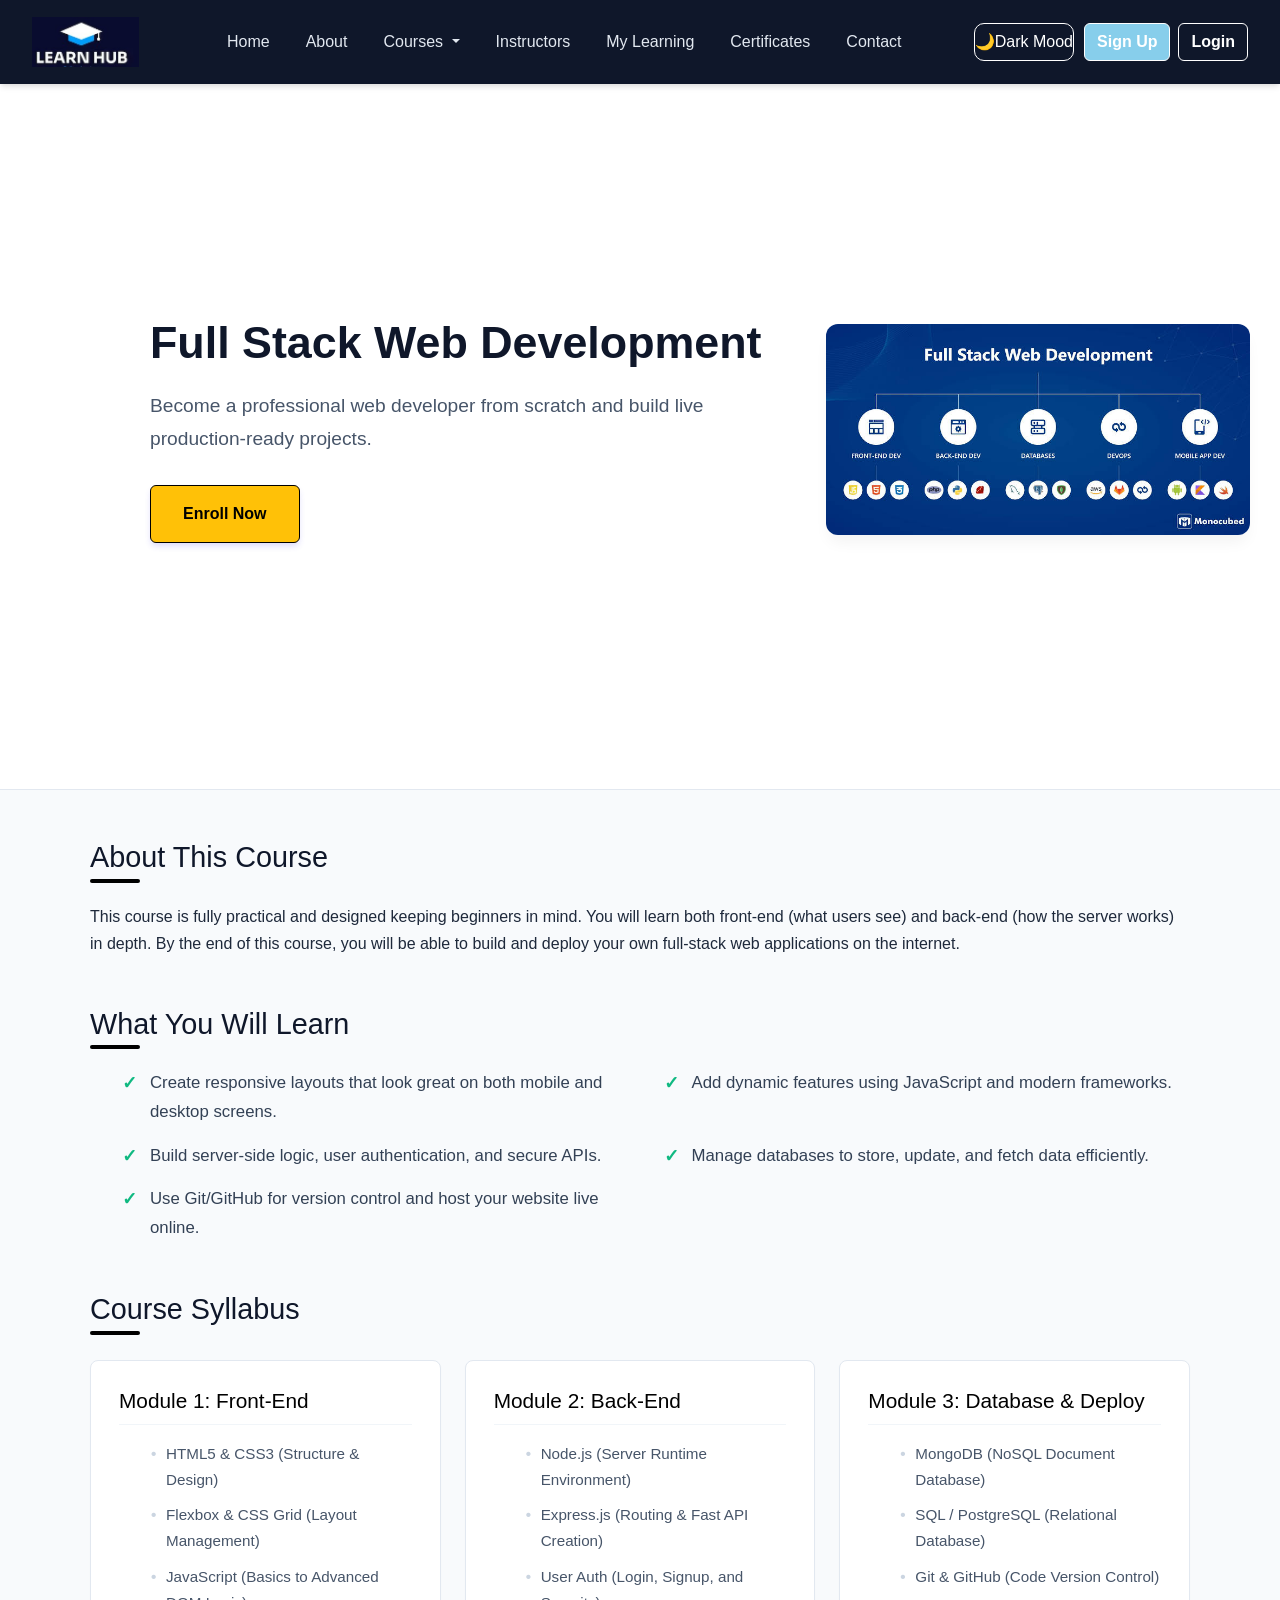
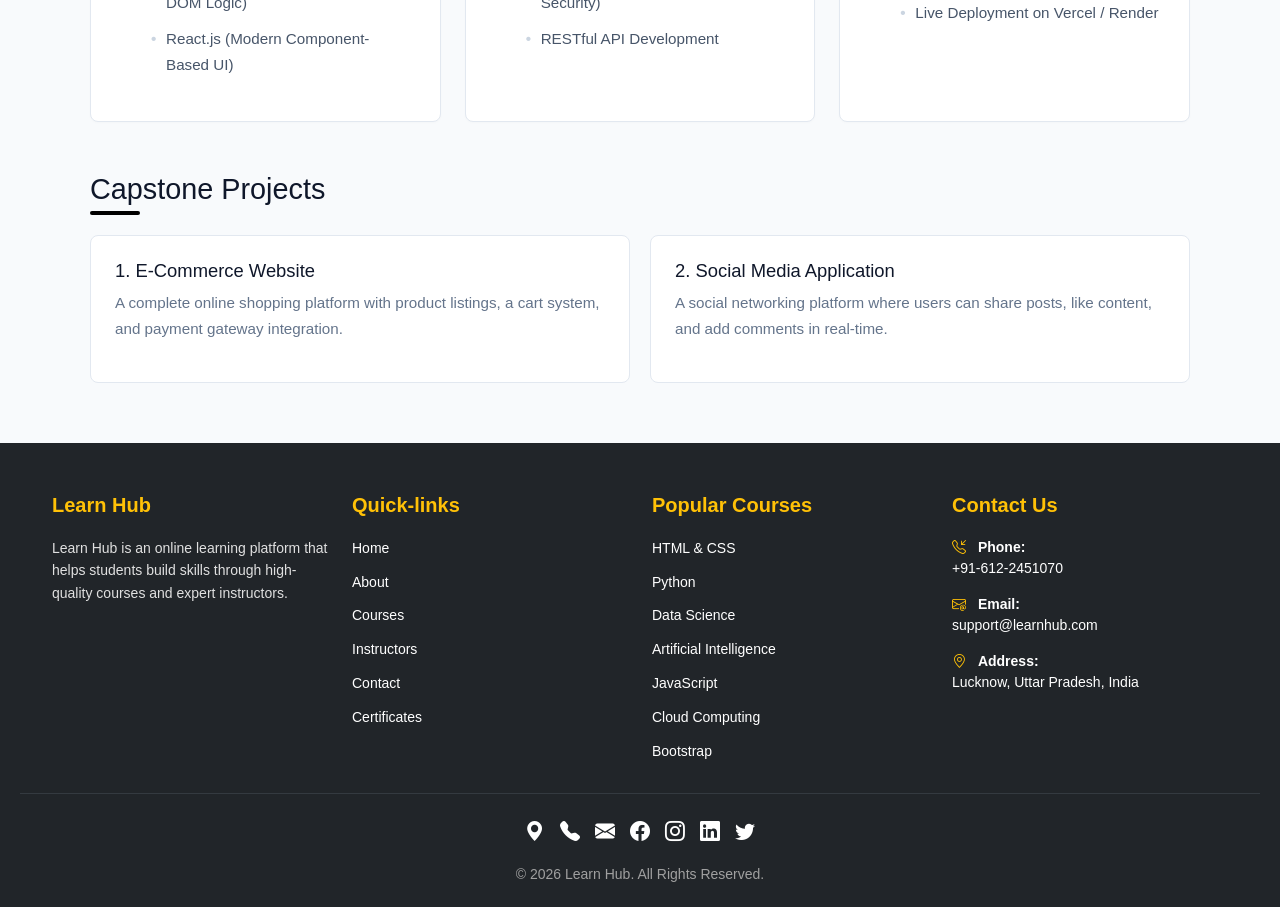
<file: full stack web development.html>
<!DOCTYPE html>
<html lang="en">
<head>
    <meta charset="UTF-8">
    <meta name="viewport" content="width=device-width, initial-scale=1.0">
    <title>Full Stack Web Development</title>
     
     <link rel="stylesheet" href="https://cdn.jsdelivr.net/npm/bootstrap@5.3.8/dist/css/bootstrap.min.css">
    
    <link rel="stylesheet" href="style.css">
    <link rel="stylesheet" href="https://cdn.jsdelivr.net/npm/bootstrap-icons@1.11.3/font/bootstrap-icons.min.css">

   
    <style>
        * {
    margin: 0;
    padding: 0;
    box-sizing: border-box;
    font-family: 'Segoe UI', Tahoma, Geneva, Verdana, sans-serif;
}

body {
    background-color: #f8fafc;
    color: #1e293b;
    line-height: 1.7;
}


.page-wrapper {
    width: 100%;
    margin: 0 auto;
}

.content-container {
    max-width: 1140px;
    margin: 0 auto;
    padding: 0 20px;
}


.hero-section {
    background-color: #ffffff;
    border-bottom: 1px solid #e2e8f0;
    padding: 60px 0;
    width: 100%;
}

.hero-grid {
    display: grid;
    grid-template-columns: 1.2fr 0.8fr; 
    gap: 40px;
    align-items: center;
}

.hero-text h1 {
    font-size: 2.8rem;
    color: #0f172a;
    line-height: 1.2;
    margin-bottom: 20px;
    font-weight: 800;
}

.hero-text p {
    font-size: 1.2rem;
    color: #475569;
    margin-bottom: 30px;
}

.cta-btn {
    background-color: #ffc107; 
    color: black;
    padding: 14px 32px;
    text-decoration: none;
    font-weight: 600;
    border: 1px solid black;
    border-radius: 6px;
    display: inline-block;
    box-shadow: 0 4px 6px -1px rgba(79, 70, 229, 0.2);
    transition: all 0.3s ease;
}

.cta-btn:hover {
    background-color: gray;
    transform: translateY(-2px);
}

.hero-image img {
    width: 100%;
    height: 250;
    border-radius: 12px;
    box-shadow: 0 10px 15px -3px rgba(0, 0, 0, 0.05);
    object-fit: cover;
}


.section-title {
    font-size: 1.8rem;
    color: #0f172a;
    margin: 50px 0 20px 0;
    position: relative;
    padding-bottom: 8px;
}

.section-title::after {
    content: '';
    position: absolute;
    bottom: 0;
    left: 0;
    width: 50px;
    height: 4px;
    background-color: black;
    border-radius: 2px;
}


.points-list {
    list-style: none;
    display: grid;
    grid-template-columns: repeat(auto-fit, minmax(450px, 1fr));
    gap: 15px;
}

.points-list li {
    position: relative;
    padding-left: 28px;
    font-size: 1.05rem;
    color: #334155;
}

.points-list li::before {
    content: "✓";
    color: #10b981; 
    font-weight: bold;
    position: absolute;
    left: 0;
    font-size: 1.1rem;
}


.syllabus-grid {
    display: grid;
    grid-template-columns: repeat(auto-fit, minmax(320px, 1fr));
    gap: 24px;
    margin-top: 25px;
}

.syllabus-card {
    background: #ffffff;
    padding: 28px;
    border-radius: 8px;
    border: 1px solid #e2e8f0;
    box-shadow: 0 1px 3px rgba(0,0,0,0.02);
}

.syllabus-card h3 {
    color: black;
    margin-bottom: 16px;
    font-size: 1.3rem;
    border-bottom: 1px solid #f1f5f9;
    padding-bottom: 10px;
}

.syllabus-card ul {
    list-style-type: none;
}

.syllabus-card li {
    margin-bottom: 10px;
    color: #475569;
    font-size: 0.95rem;
    position: relative;
    padding-left: 15px;
}

.syllabus-card li::before {
    content: "•";
    color: #cbd5e1;
    position: absolute;
    left: 0;
    font-weight: bold;
}


.projects-container {
    display: grid;
    grid-template-columns: repeat(auto-fit, minmax(450px, 1fr));
    gap: 20px;
}

.project-card {
    background-color: #ffffff;
    padding: 24px;
    border-radius: 8px;
    border: 1px solid #e2e8f0;
}

.project-card h4 {
    color: #0f172a;
    font-size: 1.15rem;
    margin-bottom: 8px;
}

.project-card p {
    color: #64748b;
    font-size: 0.95rem;
}


@media (max-width: 992px) {
    .hero-grid {
        grid-template-columns: 1fr; 
        text-align: center;
        gap: 30px;
    }
    .hero-text h1 {
        font-size: 2.2rem;
    }
    .section-title::after {
        left: 50%;
        transform: translateX(-50%);
    }
    .section-title {
        text-align: center;
    }
}

@media (max-width: 768px) {
    .points-list {
        grid-template-columns: 1fr;
    }
    .projects-container {
        grid-template-columns: 1fr;
    }
}
    </style>
</head>
<body>



  <div class="row header">
        <div class="col-sm-12">

          <nav class="navbar navbar-expand-lg bg-body-tertiary fixed-top navigation-custom">
  <div class="container-fluid">
    <a class="navbar-brand" href="#">
      <img src="logo1.jpg" alt="logo" class="logo">
    </a>
    <button class="navbar-toggler" type="button" data-bs-toggle="collapse" data-bs-target="#navbarNav">
      <span class="navbar-toggler-icon"></span>
    </button>
    <div class="collapse navbar-collapse" id="navbarNav">
      <ul class="navbar-nav me-auto ">
        <li class="nav-item">
          <a class="nav-link active" aria-current="page" href="/">Home</a>
        </li>
        <li class="nav-item">
          <a class="nav-link active"  aria-current="page" href="/">About</a>
        </li>
        <li class="nav-item dropdown">
          <a class="nav-link dropdown-toggle" href="/" role="button" data-bs-toggle="dropdown" aria-expanded="false">
            Courses
          </a>
          <ul class="dropdown-menu">
            <li><a class="dropdown-item" href="full stack web development.html">Full Stack Web Development</a></li>
            <li><hr class="dropdown-divider"></li>

            <li><a class="dropdown-item" href="pythone programming.html">Pythone Programming</a></li>
            <li><hr class="dropdown-divider"></li>

            <li><a class="dropdown-item" href="cloud computing.html">Cloud Computing</a></li>
            <li><hr class="dropdown-divider"></li>

            <li><a class="dropdown-item" href="artificial intelligence.html">Artificial Intelligence</a></li>
            <li><hr class="dropdown-divider"></li>

            <li><a class="dropdown-item" href="cyber security.html">Cyber Security</a></li>
          </ul>
        </li>
        <li class="nav-item">
          <a class="nav-link active" aria-current="page" href="/">Instructors</a>
        </li>

        <li class="nav-item">
          <a class="nav-link active" aria-current="page" href="/">My Learning</a>
        </li>

         <li class="nav-item">
          <a class="nav-link active" aria-current="page" href="/">Certificates</a>
        </li>
        

        <li class="nav-item">
          <a class="nav-link active" aria-current="page" href="/">Contact</a>
        </li>

      </ul>
      <form class="d-flex" role="search">
        <button type="button"   onclick="toggleMode()" id="btn"   style="margin-right: 10px; background-color: transparent;
         border-radius: 10px; color: white; border: 1px solid white;">🌙Dark Mood</button>
        <a href="/signup.html" class="btn btn-signup me-2">Sign Up</a>
        <a href="/login.html" class="btn btn-login">Login</a> 
      </form>
    </div>
  </div>
</nav>
        </div>
       </div>
      


   

    <div class="page-wrapper">
        
        <section class="hero-section">
            <div class="content-container">
                <div class="hero-grid">
                    <div class="hero-text">
                        <h1>Full Stack Web Development</h1>
                        <p>Become a professional web developer from scratch and build live production-ready projects.</p>
                        <a href="#" class="cta-btn">Enroll Now</a>
                    </div>
                    <div class="hero-image">
                        <img src="full.jpg" alt="Web Development Coding">
                    </div>
                </div>
            </div>
        </section>

        <div class="content-container">
            
            <section>
                <h2 class="section-title">About This Course</h2>
                <p>This course is fully practical and designed keeping beginners in mind. You will learn both front-end (what users see) and back-end (how the server works) in depth. By the end of this course, you will be able to build and deploy your own full-stack web applications on the internet.</p>
            </section>

            <section>
                <h2 class="section-title">What You Will Learn</h2>
                <ul class="points-list">
                    <li>Create responsive layouts that look great on both mobile and desktop screens.</li>
                    <li>Add dynamic features using JavaScript and modern frameworks.</li>
                    <li>Build server-side logic, user authentication, and secure APIs.</li>
                    <li>Manage databases to store, update, and fetch data efficiently.</li>
                    <li>Use Git/GitHub for version control and host your website live online.</li>
                </ul>
            </section>

            <section>
                <h2 class="section-title">Course Syllabus</h2>
                <div class="syllabus-grid">
                    
                    <div class="syllabus-card">
                        <h3>Module 1: Front-End</h3>
                        <ul>
                            <li>HTML5 & CSS3 (Structure & Design)</li>
                            <li>Flexbox & CSS Grid (Layout Management)</li>
                            <li>JavaScript (Basics to Advanced DOM Logic)</li>
                            <li>React.js (Modern Component-Based UI)</li>
                        </ul>
                    </div>

                    <div class="syllabus-card">
                        <h3>Module 2: Back-End</h3>
                        <ul>
                            <li>Node.js (Server Runtime Environment)</li>
                            <li>Express.js (Routing & Fast API Creation)</li>
                            <li>User Auth (Login, Signup, and Security)</li>
                            <li>RESTful API Development</li>
                        </ul>
                    </div>

                    <div class="syllabus-card">
                        <h3>Module 3: Database & Deploy</h3>
                        <ul>
                            <li>MongoDB (NoSQL Document Database)</li>
                            <li>SQL / PostgreSQL (Relational Database)</li>
                            <li>Git & GitHub (Code Version Control)</li>
                            <li>Live Deployment on Vercel / Render</li>
                        </ul>
                    </div>

                </div>
            </section>

            <section style="margin-bottom: 60px;">
                <h2 class="section-title">Capstone Projects</h2>
                <div class="projects-container">
                    <div class="project-card">
                        <h4>1. E-Commerce Website</h4>
                        <p>A complete online shopping platform with product listings, a cart system, and payment gateway integration.</p>
                    </div>
                    <div class="project-card">
                        <h4>2. Social Media Application</h4>
                        <p>A social networking platform where users can share posts, like content, and add comments in real-time.</p>
                    </div>
                </div>
            </section>

        </div>
    </div>


<footer>
  <div class="container-fluid footer-bg">
    <div class="row footer-container">
      
      <div class="col-md-3 col-sm-6 footer-col">
        <h3 class="footer-heading">Learn Hub</h3>
        <p class="footer-desc">Learn Hub is an online learning platform that helps students build skills through high-quality courses and expert instructors.</p>
      </div>

      <div class="col-md-3 col-sm-6 footer-col">
        <h3 class="footer-heading">Quick-links</h3>
        <div class="footer-links-list">
          <a href="#">Home</a>
          <a href="#">About</a>
          <a href="#">Courses</a>
          <a href="#">Instructors</a>
          <a href="#">Contact</a>
          <a href="#">Certificates</a>
        </div>
      </div>

      <div class="col-md-3 col-sm-6 footer-col">
        <h3 class="footer-heading">Popular Courses</h3>
        <div class="footer-links-list">
          <a href="#">HTML & CSS</a>
          <a href="#">Python</a>
          <a href="#">Data Science</a>
          <a href="#">Artificial Intelligence</a>
          <a href="#">JavaScript</a>
          <a href="#">Cloud Computing</a>
          <a href="#">Bootstrap</a>
        </div>
      </div>

      <div class="col-md-3 col-sm-6 footer-col">
        <h3 class="footer-heading touch">Contact Us</h3>
        <ul class="get-in-touch">
          <li>
            <i class="bi bi-telephone-inbound"></i>
            <strong>Phone:</strong><br>
            +91-612-2451070
          </li>
          <li>
            <i class="bi bi-envelope-at"></i>
            <strong>Email:</strong><br>
            support@learnhub.com
          </li>
          <li>
            <i class="bi bi-geo-alt"></i>
            <strong>Address:</strong><br>
            Lucknow, Uttar Pradesh, India
          </li>
        </ul>
      </div>

    </div> 

    
    <div class="row">
      <div class="col-12 text-center">
        <div class="icons">
          <i class="bi bi-geo-alt-fill"></i>
          <i class="bi bi-telephone-fill"></i>
          <i class="bi bi-envelope-fill"></i>
          <i class="bi bi-facebook"></i>
          <i class="bi bi-instagram"></i>
          <i class="bi bi-linkedin"></i>
          <i class="bi bi-twitter"></i>
        </div>
      </div>
    </div>

    <div class="row">
      <div class="col-12">
        <div class="footer-text">
          <p>&copy; 2026 Learn Hub. All Rights Reserved.</p>
        </div>
      </div>
    </div>

  </div>
</footer>

          <script src=" https://cdn.jsdelivr.net/npm/bootstrap@5.3.8/dist/js/bootstrap.bundle.min.js"></script>



</body>
</html>
</file>
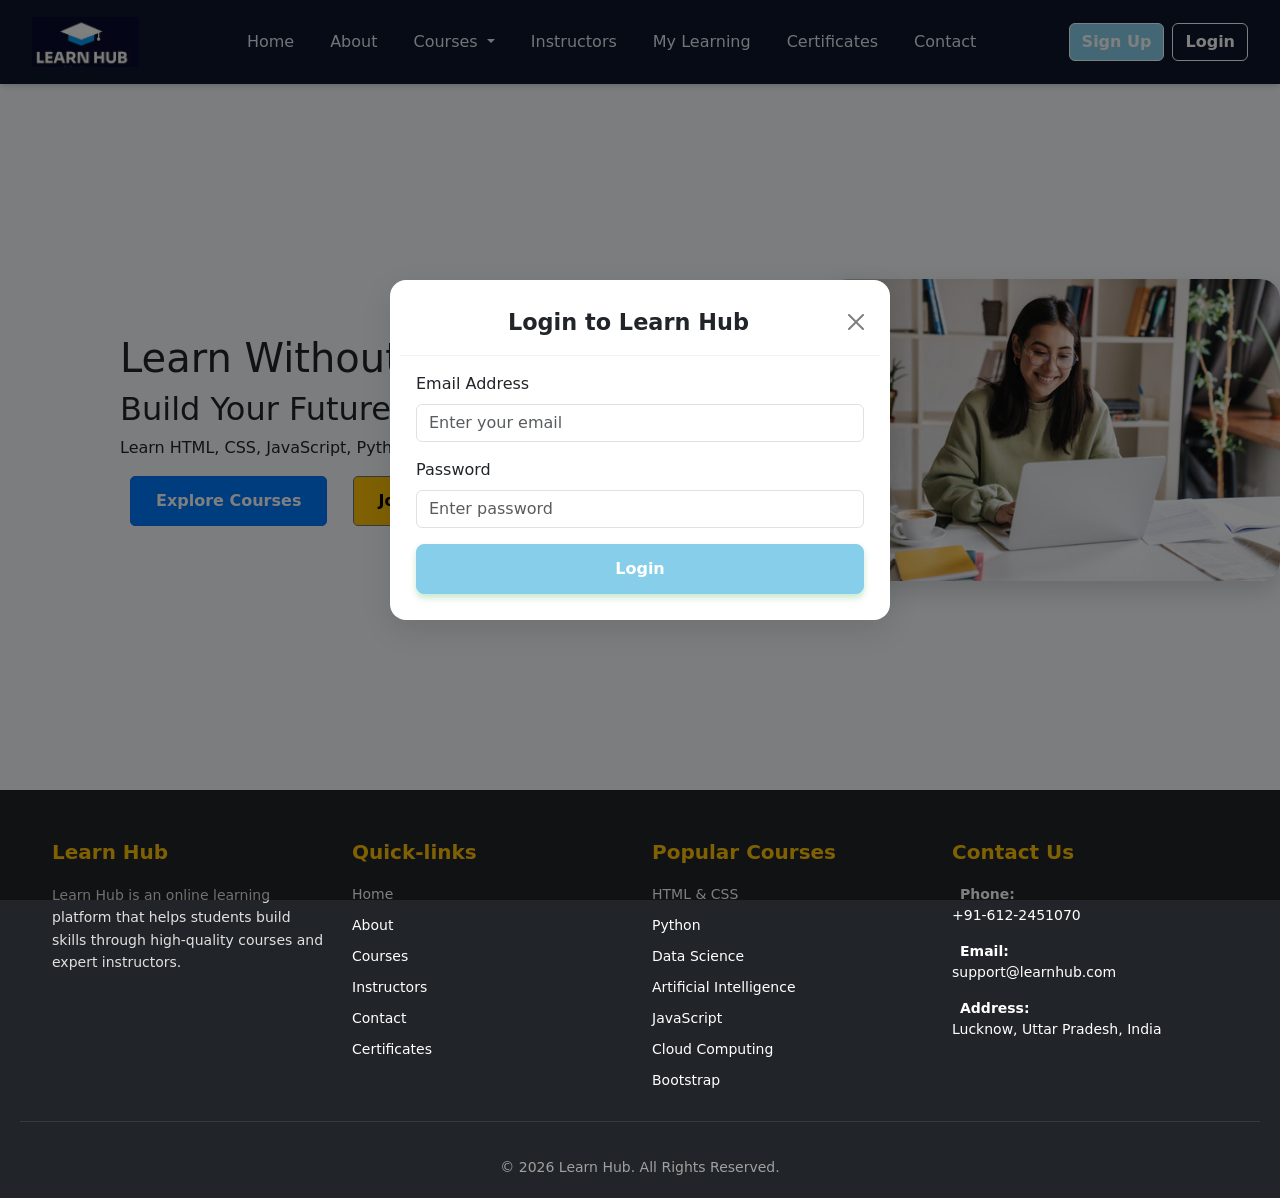
<file: login.html>
<!DOCTYPE html>
<html lang="en">
<head>
    <meta charset="UTF-8">
    <meta name="viewport" content="width=device-width, initial-scale=1.0">
    <title>Login</title>
    <!---bootstrap css link-->
    <link rel="stylesheet" href="https://cdn.jsdelivr.net/npm/bootstrap@5.3.8/dist/css/bootstrap.min.css">
     <link rel="stylesheet" href="style.css">



          <style>
.modal-content{
border: none;
border-radius: 16px;
box-shadow: 0 10px 30px rgba(0, 0,0,0.1);
padding: 10px;
    }
.modal-header{
  border-bottom: 1px solid #f1f3f5;
  justify-content: center;
  position: relative;
}

.modal-title{
  font-weight: 700;
  color: #212529;
  font-size: 1.4rem;
  text-align: center;
  width: 100%;
}

.form-control:focus{
  color: #212529;
  background-color: #fff;
  border-color:skyblue;
  outline: 0;
  box-shadow: 0 0 0 0.25rem rgba(40, 167, 69, 0.25);
}

.form-lable{
  font-weight: 600;
  color: #495057;
  font-size: 0.9rem;
  margin-bottom: 6px;
}
.btn-success{
background-color: skyblue;
border-color: skyblue;
padding: 12px;
font-weight: 600;
font-size: 1rem;
border-radius: 8px;
box-shadow: 0 4px 6px rgba(40, 167, 69, 0.25);
transition: all 0.2s ease;
}

.btn-success:hover{
  background-color: skyblue;
  border-color: skyblue;
  transform: translateY(-1px);
}

.btn-success:active{
  transform: translateY(1px);
}
        </style>

</head>
<body>
   
           <div class="row header">
        <div class="col-sm-12">

          <nav class="navbar navbar-expand-lg bg-body-tertiary fixed-top navigation-custom">
  <div class="container-fluid">
    <a class="navbar-brand" href="#">
      <img src="logo1.jpg" alt="logo" class="logo">
    </a>
    <button class="navbar-toggler" type="button" data-bs-toggle="collapse" data-bs-target="#navbarNav">
      <span class="navbar-toggler-icon"></span>
    </button>
    <div class="collapse navbar-collapse" id="navbarNav">
      <ul class="navbar-nav me-auto ">
        <li class="nav-item">
          <a class="nav-link active" aria-current="page" href="/">Home</a>
        </li>
        <li class="nav-item">
          <a class="nav-link active"  aria-current="page" href="/">About</a>
        </li>
        <li class="nav-item dropdown">
          <a class="nav-link dropdown-toggle" href="/" role="button" data-bs-toggle="dropdown" aria-expanded="false">
            Courses
          </a>
          <ul class="dropdown-menu">
            <li><a class="dropdown-item" href="/full stack web development.html">Full Stack Web Development</a></li>
            <li><hr class="dropdown-divider"></li>

            <li><a class="dropdown-item" href="/pythone programming.html">Pythone Programming</a></li>
            <li><hr class="dropdown-divider"></li>

            <li><a class="dropdown-divider" href="/cloud computing.html">Cloud Computing</a></li>
            <li><hr class="dropdown-divider"></li>

            <li><a class="dropdown-item" href="/artificial intelligence.html">Artificial Intelligence</a></li>
            <li><hr class="dropdown-divider"></li>

            <li><a class="dropdown-item" href="/cyber security.html">Cyber Security</a></li>
          </ul>
        </li>
        <li class="nav-item">
          <a class="nav-link active" aria-current="page" href="/">Instructors</a>
        </li>

        <li class="nav-item">
          <a class="nav-link active" aria-current="page" href="/">My Learning</a>
        </li>

         <li class="nav-item">
          <a class="nav-link active" aria-current="page" href="/">Certificates</a>
        </li>
        

        <li class="nav-item">
          <a class="nav-link active" aria-current="page" href="/">Contact</a>
        </li>

      </ul>
      <form class="d-flex" role="search">
        <a href="/signup.html" class="btn btn-signup me-2">Sign Up</a>
        <a href="/login.html" class="btn btn-login">Login</a> 
      </form>
    </div>
  </div>
</nav>
        </div>
       </div>

       
       
       <section class="hero-section">
   <div class="hero.content">
    <h1>Learn Without Limits</h1>
    <h2>Build Your Future with Online Learning</h2>
    <p>Learn HTML, CSS, JavaScript, Python, AI, Data Science from expert instructors.</p>
    <div class="hero-buttons">
      <a href="#" class="btn btn-primary">Explore Courses</a>
      <a href="#" class="btn btn-secondary">Join Now</a>
    </div>
   </div>
   <div class="hero-image">
    <img src="student.jpg" alt="student with leptop" >
   </div>
</section>


   <footer>
  <div class="container-fluid footer-bg">
    <div class="row footer-container">
      
      <div class="col-md-3 col-sm-6 footer-col">
        <h3 class="footer-heading">Learn Hub</h3>
        <p class="footer-desc">Learn Hub is an online learning platform that helps students build skills through high-quality courses and expert instructors.</p>
      </div>

      <div class="col-md-3 col-sm-6 footer-col">
        <h3 class="footer-heading">Quick-links</h3>
        <div class="footer-links-list">
          <a href="#">Home</a>
          <a href="#">About</a>
          <a href="#">Courses</a>
          <a href="#">Instructors</a>
          <a href="#">Contact</a>
          <a href="#">Certificates</a>
        </div>
      </div>

      <div class="col-md-3 col-sm-6 footer-col">
        <h3 class="footer-heading">Popular Courses</h3>
        <div class="footer-links-list">
          <a href="#">HTML & CSS</a>
          <a href="#">Python</a>
          <a href="#">Data Science</a>
          <a href="#">Artificial Intelligence</a>
          <a href="#">JavaScript</a>
          <a href="#">Cloud Computing</a>
          <a href="#">Bootstrap</a>
        </div>
      </div>

      <div class="col-md-3 col-sm-6 footer-col">
        <h3 class="footer-heading touch">Contact Us</h3>
        <ul class="get-in-touch">
          <li>
            <i class="bi bi-telephone-inbound"></i>
            <strong>Phone:</strong><br>
            +91-612-2451070
          </li>
          <li>
            <i class="bi bi-envelope-at"></i>
            <strong>Email:</strong><br>
            support@learnhub.com
          </li>
          <li>
            <i class="bi bi-geo-alt"></i>
            <strong>Address:</strong><br>
            Lucknow, Uttar Pradesh, India
          </li>
        </ul>
      </div>

    </div> 

    
    <div class="row">
      <div class="col-12 text-center">
        <div class="icons">
          <i class="bi bi-geo-alt-fill"></i>
          <i class="bi bi-telephone-fill"></i>
          <i class="bi bi-envelope-fill"></i>
          <i class="bi bi-facebook"></i>
          <i class="bi bi-instagram"></i>
          <i class="bi bi-linkedin"></i>
          <i class="bi bi-twitter"></i>
        </div>
      </div>
    </div>

    <div class="row">
      <div class="col-12">
        <div class="footer-text">
          <p>&copy; 2026 Learn Hub. All Rights Reserved.</p>
        </div>
      </div>
    </div>

  </div>
</footer>



 
   <div class="modal fade" id="loginModal" tabindex="-1" aria-hidden="true">
  <div class="modal-dialog modal-dialog-centered">
    <div class="modal-content">

      <div class="modal-header">
        <h5 class="modal-title">Login to Learn Hub</h5>
        <button type="button" class="btn-close" data-bs-dismiss="modal"></button>
      </div>

      <div class="modal-body">

        <form>

          <div class="mb-3">
            <label class="form-label">Email Address</label>
            <input type="email" class="form-control" placeholder="Enter your email">
          </div>

          <div class="mb-3">
            <label class="form-label">Password</label>
            <input type="password" class="form-control" placeholder="Enter password">
          </div>

          <button type="submit" class="btn btn-success w-100">
            Login
          </button>

        </form>

      </div>

    </div>
  </div>
</div>



        <!--bootstrap CDN JS-->
      <script src=" https://cdn.jsdelivr.net/npm/bootstrap@5.3.8/dist/js/bootstrap.bundle.min.js"></script>


   <script>
    window.onload = function(){
        var loginModal = new
         bootstrap.Modal(document.getElementById('loginModal'));
        
        loginModal.show();
    }
   </script>
</body>
</html>
</file>
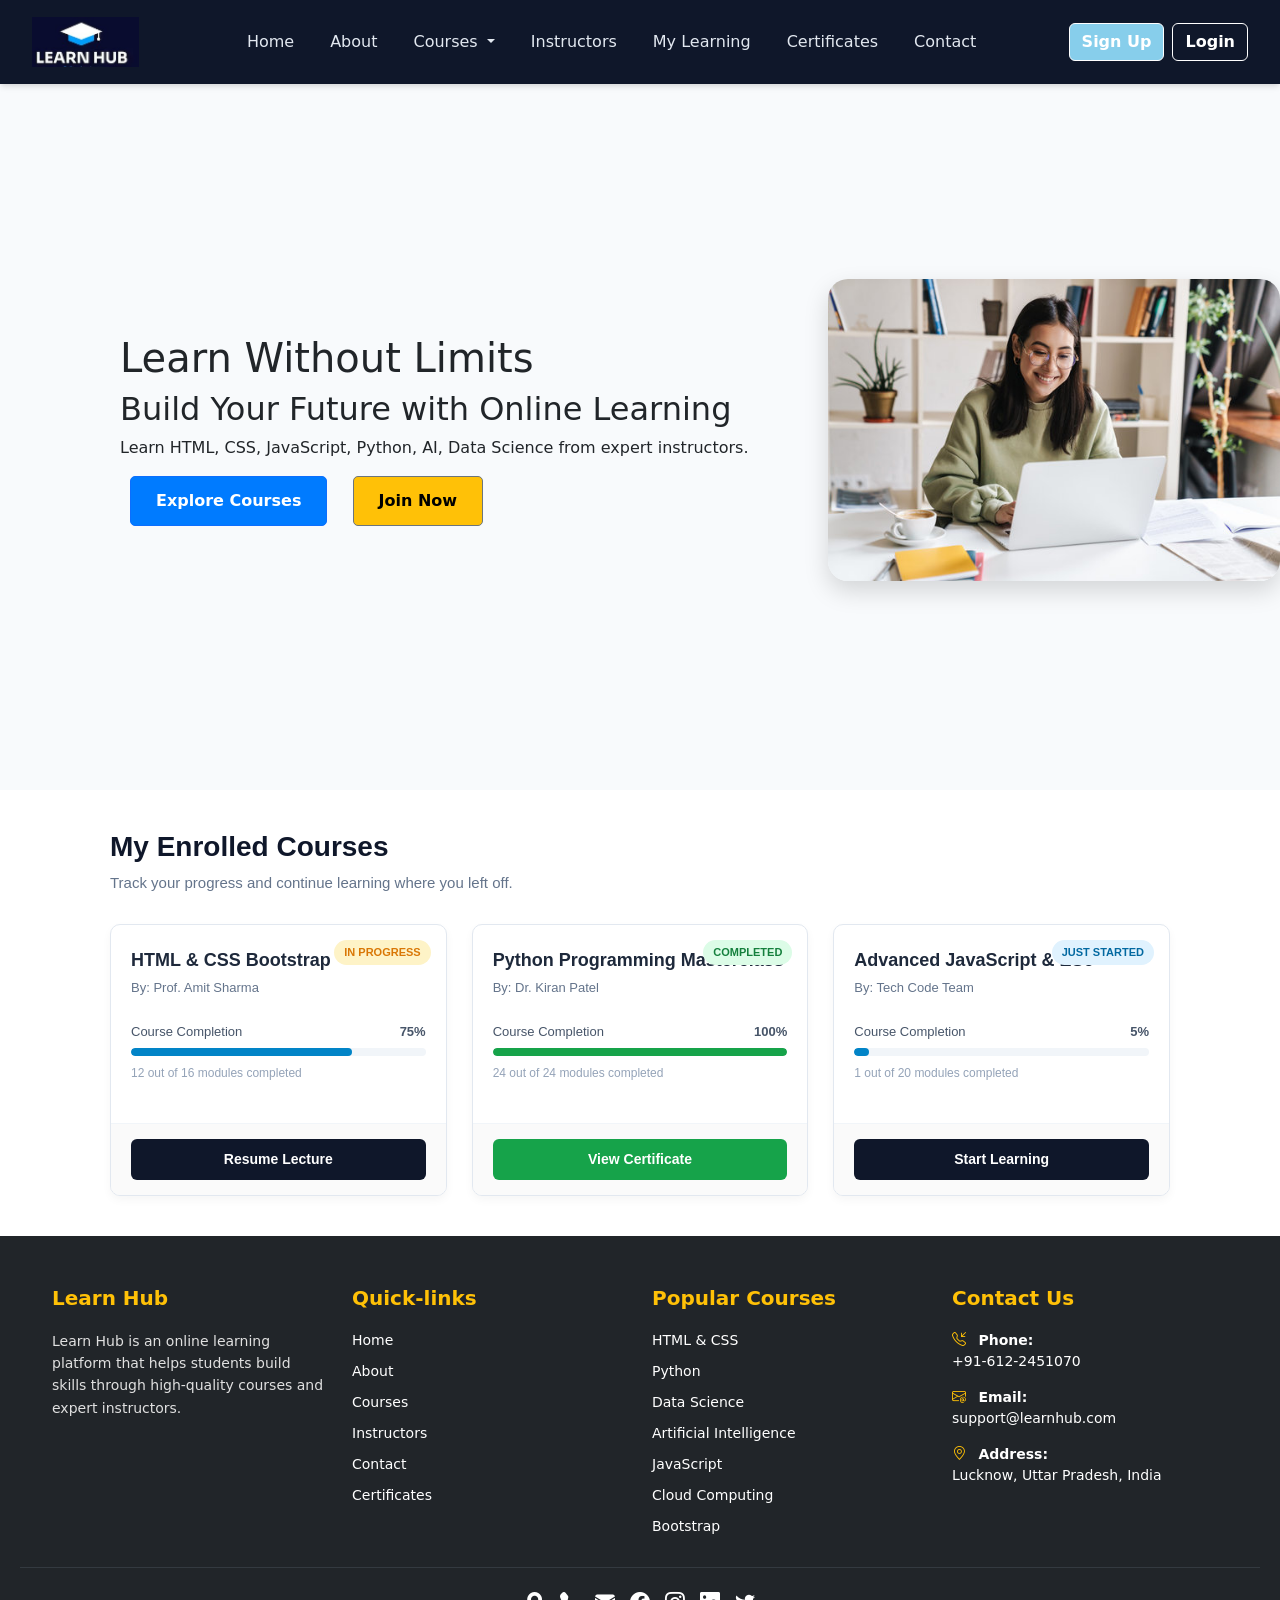
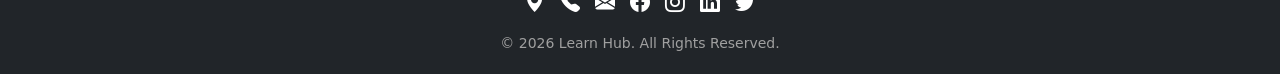
<file: my learning.html>
<!DOCTYPE html>
<html lang="en">
<head>
    <meta charset="UTF-8">
    <meta name="viewport" content="width=device-width, initial-scale=1.0">
    <title>Sign up</title>
    <!---bootstrap css link-->
    <link rel="stylesheet" href="https://cdn.jsdelivr.net/npm/bootstrap@5.3.8/dist/css/bootstrap.min.css">
     <link rel="stylesheet" href="style.css">
        <link rel="stylesheet" href="https://cdn.jsdelivr.net/npm/bootstrap-icons@1.11.3/font/bootstrap-icons.min.css">


<style>
.learning-container {
    max-width: 1100px;
    margin: 40px auto;
    padding: 0 20px;
    font-family: 'Segoe UI', Tahoma, Geneva, Verdana, sans-serif;
}

.learning-header {
    margin-bottom: 30px;
}

.learning-title {
    font-size: 28px;
    color: #0f172a;
    font-weight: 700;
    margin-bottom: 8px;
}

.learning-subtitle {
    color: #64748b;
    font-size: 15px;
}

.courses-progress-grid {
    display: grid;
    grid-template-columns: repeat(auto-fill, minmax(320px, 1fr));
    gap: 25px;
}

.progress-card {
    background-color: #ffffff;
    border-radius: 10px;
    border: 1px solid #e2e8f0;
    box-shadow: 0 4px 10px rgba(0, 0, 0, 0.04);
    display: flex;
    flex-direction: column;
    position: relative;
    overflow: hidden;
}

.course-status {
    position: absolute;
    top: 15px;
    right: 15px;
    padding: 4px 10px;
    border-radius: 20px;
    font-size: 11px;
    font-weight: 600;
    text-transform: uppercase;
}

.badge-in-progress { background-color: #fef3c7; color: #d97706; } 
.badge-completed { background-color: #dcfce7; color: #15803d; }  
.badge-started { background-color: #e0f2fe; color: #0369a1; }     

.card-body {
    padding: 25px 20px;
    flex-grow: 1;
}

.course-name {
    font-size: 18px;
    color: #1e293b;
    margin-bottom: 6px;
    font-weight: 600;
}

.instructor-name {
    font-size: 13px;
    color: #64748b;
    margin-bottom: 25px;
}


.progress-section {
    margin-top: 15px;
}

.progress-text {
    display: flex;
    justify-content: space-between;
    font-size: 13px;
    color: #475569;
    margin-bottom: 6px;
}

.progress-bar-bg {
    background-color: #f1f5f9;
    height: 8px;
    border-radius: 4px;
    overflow: hidden;
    margin-bottom: 8px;
}

.progress-bar-fill {
    background-color: #0284c7; 
    height: 100%;
    border-radius: 4px;
}

.completed-fill {
    background-color: #16a34a; 
}

.modules-completed {
    font-size: 12px;
    color: #94a3b8;
}


.card-footer {
    padding: 15px 20px;
    border-top: 1px solid #f1f5f9;
    background-color: #fafafa;
}

.btn-resume, .btn-view-cert {
    width: 100%;
    padding: 10px;
    border: none;
    border-radius: 6px;
    font-weight: 600;
    font-size: 14px;
    cursor: pointer;
    transition: background 0.2s;
}

.btn-resume {
    background-color: #0f172a; 
    color: #ffffff;
}

.btn-resume:hover {
    background-color: #1e293b;
}

.btn-view-cert {
    background-color: #16a34a;
    color: #ffffff;
}

.btn-view-cert:hover {
    background-color: #15803d;
}


@media (max-width: 768px) {
    .cert-card {
        flex-direction: column;
    }
    .cert-preview {
        max-width: 100%;
        border-right: none;
        border-bottom: 1px solid #e2e8f0;
    }
    .cert-details {
        padding: 20px;
    }
}
    </style>
</head>
<body>




           <div class="row header">
        <div class="col-sm-12">

          <nav class="navbar navbar-expand-lg bg-body-tertiary fixed-top navigation-custom">
  <div class="container-fluid">
    <a class="navbar-brand" href="#">
      <img src="logo1.jpg" alt="logo" class="logo">
    </a>
    <button class="navbar-toggler" type="button" data-bs-toggle="collapse" data-bs-target="#navbarNav">
      <span class="navbar-toggler-icon"></span>
    </button>
    <div class="collapse navbar-collapse" id="navbarNav">
      <ul class="navbar-nav me-auto ">
        <li class="nav-item">
          <a class="nav-link active" aria-current="page" href="/">Home</a>
        </li>
        <li class="nav-item">
          <a class="nav-link active"  aria-current="page" href="/">About</a>
        </li>
        <li class="nav-item dropdown">
          <a class="nav-link dropdown-toggle" href="/" role="button" data-bs-toggle="dropdown" aria-expanded="false">
            Courses
          </a>
          <ul class="dropdown-menu">
            <li><a class="dropdown-item" href="full stack web development.html">Full Stack Web Development</a></li>
            <li><hr class="dropdown-divider"></li>

            <li><a class="dropdown-item" href="pythone programming.html">Pythone Programming</a></li>
            <li><hr class="dropdown-divider"></li>

            <li><a class="dropdown-divider" href="cloud computing.html">Cloud Computing</a></li>
            <li><hr class="dropdown-divider"></li>

            <li><a class="dropdown-item" href="artificial intelligence.html">Artificial Intelligence</a></li>
            <li><hr class="dropdown-divider"></li>

            <li><a class="dropdown-item" href="cyber security.html">Cyber Security</a></li>
          </ul>
        </li>
        <li class="nav-item">
          <a class="nav-link active" aria-current="page" href="">Instructors</a>
        </li>

        <li class="nav-item">
          <a class="nav-link active" aria-current="page" href="/">My Learning</a>
        </li>

         <li class="nav-item">
          <a class="nav-link active" aria-current="page" href="">Certificates</a>
        </li>
        

        <li class="nav-item">
          <a class="nav-link active" aria-current="page" href="">Contact</a>
        </li>

      </ul>
      <form class="d-flex" role="search">
        <a href="/signup.html" class="btn btn-signup me-2">Sign Up</a>
        <a href="/login.html" class="btn btn-login">Login</a> 
      </form>
    </div>
  </div>
</nav>
        </div>
       </div>

       
       
       <section class="hero-section">
   <div class="hero.content">
    <h1>Learn Without Limits</h1>
    <h2>Build Your Future with Online Learning</h2>
    <p>Learn HTML, CSS, JavaScript, Python, AI, Data Science from expert instructors.</p>
    <div class="hero-buttons">
      <a href="#" class="btn btn-primary">Explore Courses</a>
      <a href="#" class="btn btn-secondary">Join Now</a>
    </div>
   </div>
   <div class="hero-image">
    <img src="student.jpg" alt="student with leptop" >
   </div>
</section>



<main class="learning-container">
    <header class="learning-header">
        <h1 class="learning-title">My Enrolled Courses</h1>
        <p class="learning-subtitle">Track your progress and continue learning where you left off.</p>
    </header>

    <div class="courses-progress-grid">
        
        <div class="progress-card">
            <div class="course-status badge-in-progress">In Progress</div>
            <div class="card-body">
                <h3 class="course-name">HTML & CSS Bootstrap</h3>
                <p class="instructor-name">By: Prof. Amit Sharma</p>
                
                <div class="progress-section">
                    <div class="progress-text">
                        <span>Course Completion</span>
                        <strong>75%</strong>
                    </div>
                    <div class="progress-bar-bg">
                        <div class="progress-bar-fill" style="width: 75%;"></div>
                    </div>
                    <p class="modules-completed">12 out of 16 modules completed</p>
                </div>
            </div>
            <div class="card-footer">
                <button class="btn-resume">Resume Lecture</button>
            </div>
        </div>

        <div class="progress-card">
            <div class="course-status badge-completed">Completed</div>
            <div class="card-body">
                <h3 class="course-name">Python Programming Masterclass</h3>
                <p class="instructor-name">By: Dr. Kiran Patel</p>
                
                <div class="progress-section">
                    <div class="progress-text">
                        <span>Course Completion</span>
                        <strong>100%</strong>
                    </div>
                    <div class="progress-bar-bg">
                        <div class="progress-bar-fill completed-fill" style="width: 100%;"></div>
                    </div>
                    <p class="modules-completed">24 out of 24 modules completed</p>
                </div>
            </div>
            <div class="card-footer">
                <button class="btn-view-cert">View Certificate</button>
            </div>
        </div>

        <div class="progress-card">
            <div class="course-status badge-started">Just Started</div>
            <div class="card-body">
                <h3 class="course-name">Advanced JavaScript & ES6</h3>
                <p class="instructor-name">By: Tech Code Team</p>
                                <div class="progress-section">
                    <div class="progress-text">
                        <span>Course Completion</span>
                        <strong>5%</strong>
                    </div>
                    <div class="progress-bar-bg">
                        <div class="progress-bar-fill" style="width: 5%;"></div>
                    </div>
                    <p class="modules-completed">1 out of 20 modules completed</p>
                </div>
            </div>
            <div class="card-footer">
                <button class="btn-resume">Start Learning</button>
            </div>
        </div>

    </div>
</main>


 <footer>
  <div class="container-fluid footer-bg">
    <div class="row footer-container">
      
      <div class="col-md-3 col-sm-6 footer-col">
        <h3 class="footer-heading">Learn Hub</h3>
        <p class="footer-desc">Learn Hub is an online learning platform that helps students build skills through high-quality courses and expert instructors.</p>
      </div>

      <div class="col-md-3 col-sm-6 footer-col">
        <h3 class="footer-heading">Quick-links</h3>
        <div class="footer-links-list">
          <a href="#">Home</a>
          <a href="#">About</a>
          <a href="#">Courses</a>
          <a href="#">Instructors</a>
          <a href="#">Contact</a>
          <a href="#">Certificates</a>
        </div>
      </div>

      <div class="col-md-3 col-sm-6 footer-col">
        <h3 class="footer-heading">Popular Courses</h3>
        <div class="footer-links-list">
          <a href="#">HTML & CSS</a>
          <a href="#">Python</a>
          <a href="#">Data Science</a>
          <a href="#">Artificial Intelligence</a>
          <a href="#">JavaScript</a>
          <a href="#">Cloud Computing</a>
          <a href="#">Bootstrap</a>
        </div>
      </div>

      <div class="col-md-3 col-sm-6 footer-col">
        <h3 class="footer-heading touch">Contact Us</h3>
        <ul class="get-in-touch">
          <li>
            <i class="bi bi-telephone-inbound"></i>
            <strong>Phone:</strong><br>
            +91-612-2451070
          </li>
          <li>
            <i class="bi bi-envelope-at"></i>
            <strong>Email:</strong><br>
            support@learnhub.com
          </li>
          <li>
            <i class="bi bi-geo-alt"></i>
            <strong>Address:</strong><br>
            Lucknow, Uttar Pradesh, India
          </li>
        </ul>
      </div>

    </div> 

    
    <div class="row">
      <div class="col-12 text-center">
        <div class="icons">
          <i class="bi bi-geo-alt-fill"></i>
          <i class="bi bi-telephone-fill"></i>
          <i class="bi bi-envelope-fill"></i>
          <i class="bi bi-facebook"></i>
          <i class="bi bi-instagram"></i>
          <i class="bi bi-linkedin"></i>
          <i class="bi bi-twitter"></i>
        </div>
      </div>
    </div>

    <div class="row">
      <div class="col-12">
        <div class="footer-text">
          <p>&copy; 2026 Learn Hub. All Rights Reserved.</p>
        </div>
      </div>
    </div>

  </div>
</footer>

      


 
 



        <!--bootstrap CDN JS-->
      <script src=" https://cdn.jsdelivr.net/npm/bootstrap@5.3.8/dist/js/bootstrap.bundle.min.js"></script>

</body>
</html>
</file>
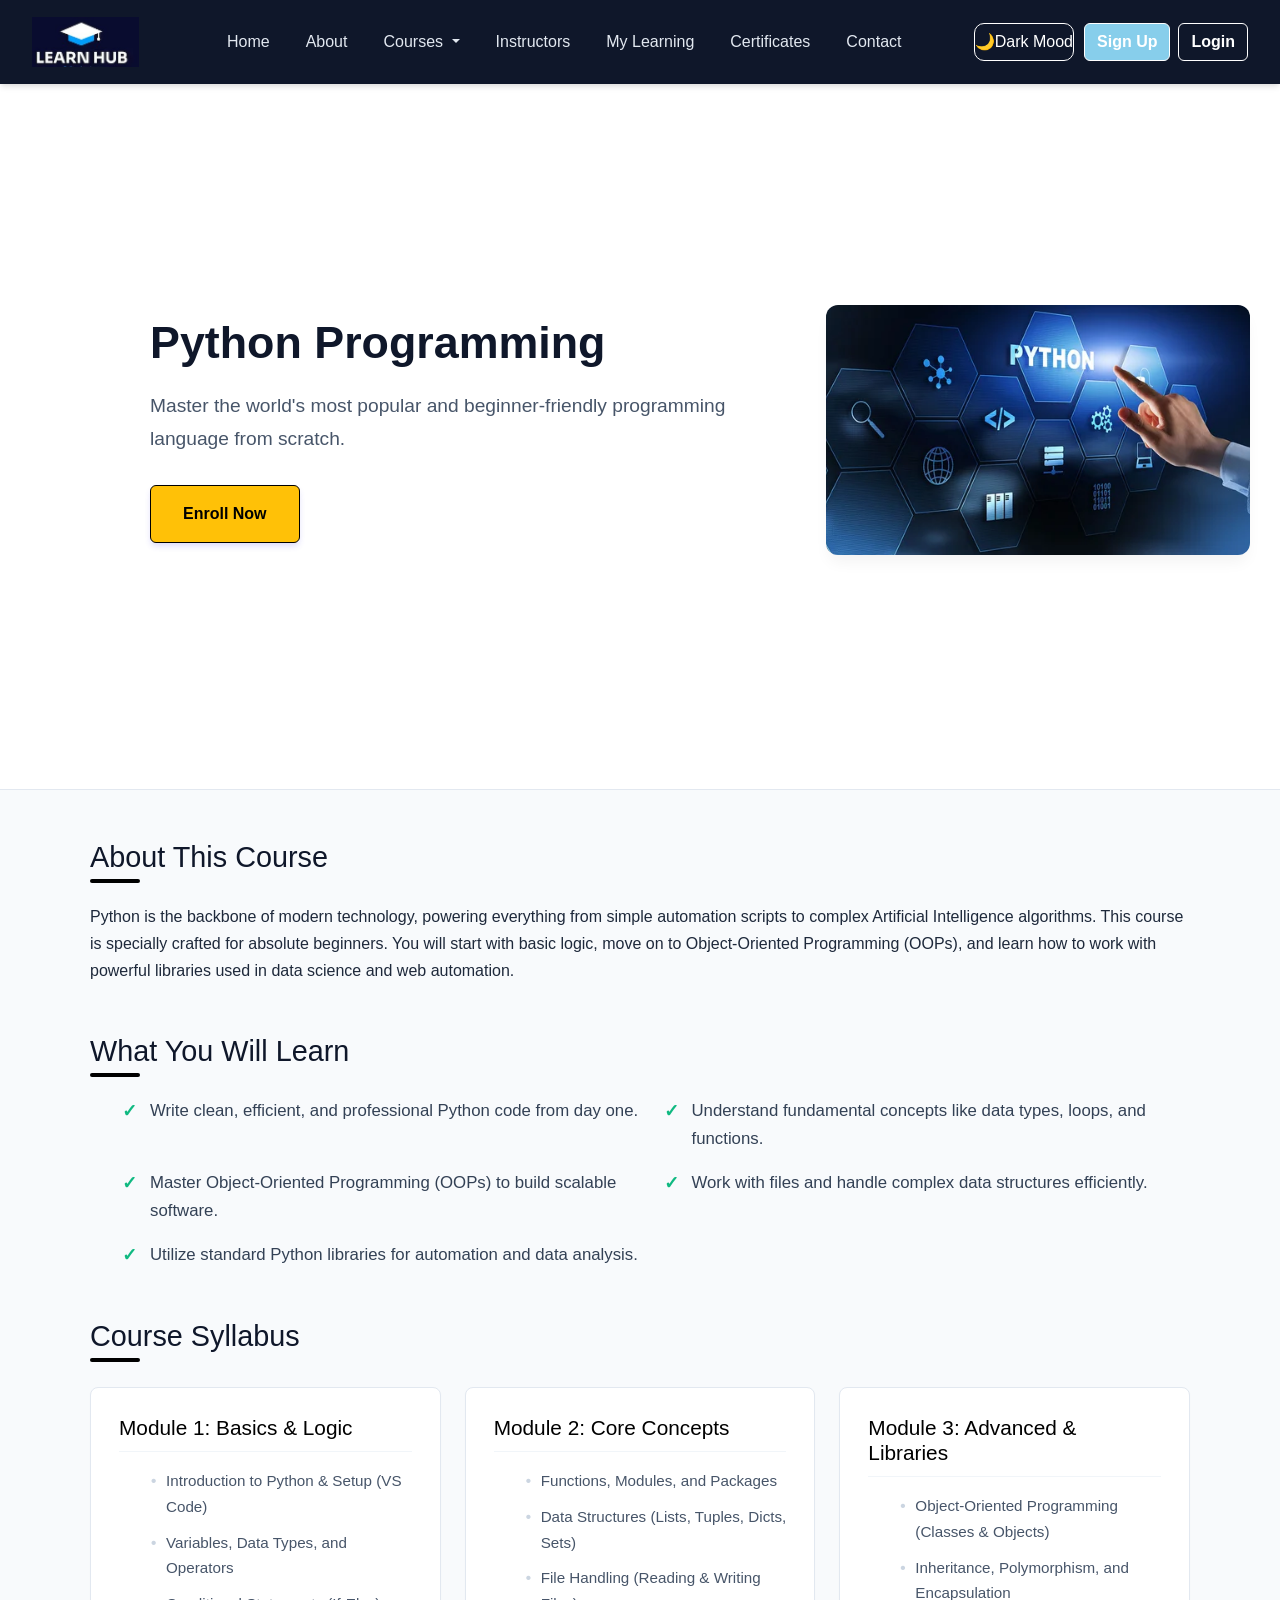
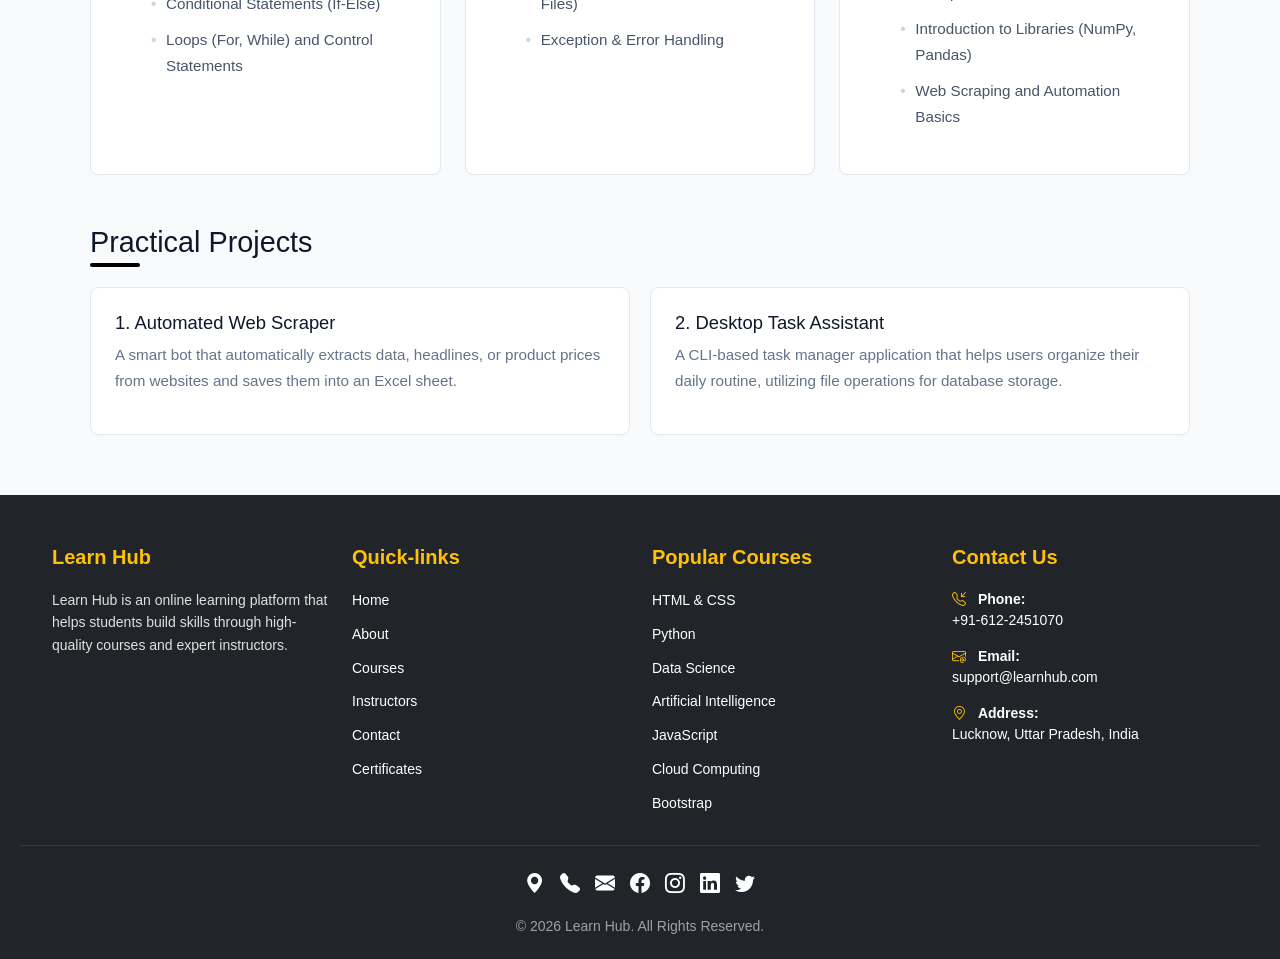
<file: pythone programming.html>
<!DOCTYPE html>
<html lang="en">
<head>
    <meta charset="UTF-8">
    <meta name="viewport" content="width=device-width, initial-scale=1.0">
    <title>Python Programming</title>
  

     <link rel="stylesheet" href="https://cdn.jsdelivr.net/npm/bootstrap@5.3.8/dist/css/bootstrap.min.css">
    
    <link rel="stylesheet" href="style.css">
    <link rel="stylesheet" href="https://cdn.jsdelivr.net/npm/bootstrap-icons@1.11.3/font/bootstrap-icons.min.css">


  <style>
   *{
    margin: 0;
    padding: 0;
    box-sizing: border-box;
    font-family: 'Segoe UI', Tahoma, Geneva, Verdana, sans-serif;
}

body {
    background-color: #f8fafc;
    color: #1e293b;
    line-height: 1.7;
}

.page-wrapper {
    width: 100%;
    margin: 0 auto;
}

.content-container {
    max-width: 1140px;
    margin: 0 auto;
    padding: 0 20px;
}

.hero-section {
    background-color: #ffffff;
    border-bottom: 1px solid #e2e8f0;
    padding: 60px 0;
    width: 100%;
}

.hero-grid {
    display: grid;
    grid-template-columns: 1.2fr 0.8fr;
    gap: 40px;
    align-items: center;
}

.hero-text h1 {
    font-size: 2.8rem;
    color: #0f172a;
    line-height: 1.2;
    margin-bottom: 20px;
    font-weight: 800;
}

.hero-text p {
    font-size: 1.2rem;
    color: #475569;
    margin-bottom: 30px;
}

.cta-btn {
    background-color: #ffc107;
    color: black;
    padding: 14px 32px;
    text-decoration: none;
    font-weight: 600;
    border-radius: 6px;
    border: 1px solid black;
    display: inline-block;
    box-shadow: 0 4px 6px -1px rgba(79, 70, 229, 0.2);
    transition: all 0.3s ease;
}

.cta-btn:hover {
    background-color: gray;
    transform: translateY(-2px);
}

.hero-image img {
    width: 100%;
    height: 250px;
    border-radius: 12px;
    box-shadow: 0 10px 15px -3px rgba(0, 0, 0, 0.05);
    object-fit: cover;
}

/* 📋 कॉमन सेक्शन हेडिंग्स */
.section-title {
    font-size: 1.8rem;
    color: #0f172a;
    margin: 50px 0 20px 0;
    position: relative;
    padding-bottom: 8px;
}

.section-title::after {
    content: '';
    position: absolute;
    bottom: 0;
    left: 0;
    width: 50px;
    height: 4px;
    background-color: black;
    border-radius: 2px;
}

.points-list {
    list-style: none;
    display: grid;
    grid-template-columns: repeat(auto-fit, minmax(450px, 1fr));
    gap: 15px;
}

.points-list li {
    position: relative;
    padding-left: 28px;
    font-size: 1.05rem;
    color: #334155;
}

.points-list li::before {
    content: "✓";
    color: #10b981;
    font-weight: bold;
    position: absolute;
    left: 0;
    font-size: 1.1rem;
}

.syllabus-grid {
    display: grid;
    grid-template-columns: repeat(auto-fit, minmax(320px, 1fr));
    gap: 24px;
    margin-top: 25px;
}

.syllabus-card {
    background: #ffffff;
    padding: 28px;
    border-radius: 8px;
    border: 1px solid #e2e8f0;
    box-shadow: 0 1px 3px rgba(0,0,0,0.02);
}

.syllabus-card h3 {
    color: black;
    margin-bottom: 16px;
    font-size: 1.3rem;
    border-bottom: 1px solid #f1f5f9;
    padding-bottom: 10px;
}

.syllabus-card ul {
    list-style-type: none;
}

.syllabus-card li {
    margin-bottom: 10px;
    color: #475569;
    font-size: 0.95rem;
    position: relative;
    padding-left: 15px;
}

.syllabus-card li::before {
    content: "•";
    color: #cbd5e1;
    position: absolute;
    left: 0;
    font-weight: bold;
}

.projects-container {
    display: grid;
    grid-template-columns: repeat(auto-fit, minmax(450px, 1fr));
    gap: 20px;
}

.project-card {
    background-color: #ffffff;
    padding: 24px;
    border-radius: 8px;
    border: 1px solid #e2e8f0;
}

.project-card h4 {
    color: #0f172a;
    font-size: 1.15rem;
    margin-bottom: 8px;
}

.project-card p {
    color: #64748b;
    font-size: 0.95rem;
}



@media (max-width: 768px) {
        .hero-grid {
            grid-template-columns: 1fr;
            text-align: center;
            gap: 30px;
        }

        .hero-text {
            display: flex;
            flex-direction: column;
            align-items: center;
            text-align: center;
        }

        .hero-text h1 {
            font-size: 2.2rem;
        }

        .section-title {
            text-align: center;
        }

        .section-title::after {
            left: 50%;
            transform: translateX(-50%);
        }

        .points-list {
            grid-template-columns: 1fr;
        }

        .projects-container {
            grid-template-columns: 1fr;
        }
    }
  </style>
</head>
<body>
    
  <div class="row header">
        <div class="col-sm-12">

          <nav class="navbar navbar-expand-lg bg-body-tertiary fixed-top navigation-custom">
  <div class="container-fluid">
    <a class="navbar-brand" href="#">
      <img src="logo1.jpg" alt="logo" class="logo">
    </a>
    <button class="navbar-toggler" type="button" data-bs-toggle="collapse" data-bs-target="#navbarNav">
      <span class="navbar-toggler-icon"></span>
    </button>
    <div class="collapse navbar-collapse" id="navbarNav">
      <ul class="navbar-nav me-auto ">
        <li class="nav-item">
          <a class="nav-link active" aria-current="page" href="/">Home</a>
        </li>
        <li class="nav-item">
          <a class="nav-link active"  aria-current="page" href="/">About</a>
        </li>
        <li class="nav-item dropdown">
          <a class="nav-link dropdown-toggle" href="/" role="button" data-bs-toggle="dropdown" aria-expanded="false">
            Courses
          </a>
          <ul class="dropdown-menu">
            <li><a class="dropdown-item" href="/full stack web development.html">Full Stack Web Development</a></li>
            <li><hr class="dropdown-divider"></li>

            <li><a class="dropdown-item" href="/pythone programming.html">Pythone Programming</a></li>
            <li><hr class="dropdown-divider"></li>

            <li><a class="dropdown-item" href="/cloud computing.html">Cloud Computing</a></li>
            <li><hr class="dropdown-divider"></li>

            <li><a class="dropdown-item" href="/artificial intelligence.html">Artificial Intelligence</a></li>
            <li><hr class="dropdown-divider"></li>

            <li><a class="dropdown-item" href="/cyber security.html">Cyber Security</a></li>
          </ul>
        </li>
        <li class="nav-item">
          <a class="nav-link active" aria-current="page" href="/">Instructors</a>
        </li>

        <li class="nav-item">
          <a class="nav-link active" aria-current="page" href="/">My Learning</a>
        </li>

         <li class="nav-item">
          <a class="nav-link active" aria-current="page" href="/">Certificates</a>
        </li>
        

        <li class="nav-item">
          <a class="nav-link active" aria-current="page" href="/">Contact</a>
        </li>

      </ul>
      <form class="d-flex" role="search">
        <button type="button"   onclick="toggleMode()" id="btn"  style="margin-right: 10px; 
        background-color: transparent; border-radius: 10px; color: white; border: 1px solid white;">🌙Dark Mood</button>
        <a href="/signup.html" class="btn btn-signup me-2">Sign Up</a>
        <a href="/login.html" class="btn btn-login">Login</a> 
      </form>
    </div>
  </div>
</nav>
        </div>
       </div>
      

<div class="page-wrapper">
        
        <section class="hero-section">
            <div class="content-container">
                <div class="hero-grid">
                    <div class="hero-text">
                        <h1>Python Programming</h1>
                        <p>Master the world's most popular and beginner-friendly programming language from scratch.</p>
                        <a href="#" class="cta-btn">Enroll Now</a>
                    </div>
                    <div class="hero-image">
                        <img src="Py1.webp" alt="Python Code on Screen">
                    </div>
                </div>
            </div>
        </section>

        <div class="content-container">
            
            <section>
                <h2 class="section-title">About This Course</h2>
                <p>Python is the backbone of modern technology, powering everything from simple automation scripts to complex Artificial Intelligence algorithms. This course is specially crafted for absolute beginners. You will start with basic logic, move on to Object-Oriented Programming (OOPs), and learn how to work with powerful libraries used in data science and web automation.</p>
            </section>

            <section>
                <h2 class="section-title">What You Will Learn</h2>
                <ul class="points-list">
                    <li>Write clean, efficient, and professional Python code from day one.</li>
                    <li>Understand fundamental concepts like data types, loops, and functions.</li>
                    <li>Master Object-Oriented Programming (OOPs) to build scalable software.</li>
                    <li>Work with files and handle complex data structures efficiently.</li>
                    <li>Utilize standard Python libraries for automation and data analysis.</li>
                </ul>
            </section>

            <section>
                <h2 class="section-title">Course Syllabus</h2>
                <div class="syllabus-grid">
                    
                    <div class="syllabus-card">
                        <h3>Module 1: Basics & Logic</h3>
                        <ul>
                            <li>Introduction to Python & Setup (VS Code)</li>
                            <li>Variables, Data Types, and Operators</li>
                            <li>Conditional Statements (If-Else)</li>
                            <li>Loops (For, While) and Control Statements</li>
                        </ul>
                    </div>

                    <div class="syllabus-card">
                        <h3>Module 2: Core Concepts</h3>
                        <ul>
                            <li>Functions, Modules, and Packages</li>
                            <li>Data Structures (Lists, Tuples, Dicts, Sets)</li>
                            <li>File Handling (Reading & Writing Files)</li>
                            <li>Exception & Error Handling</li>
                        </ul>
                    </div>

                    <div class="syllabus-card">
                        <h3>Module 3: Advanced & Libraries</h3>
                        <ul>
                            <li>Object-Oriented Programming (Classes & Objects)</li>
                            <li>Inheritance, Polymorphism, and Encapsulation</li>
                            <li>Introduction to Libraries (NumPy, Pandas)</li>
                            <li>Web Scraping and Automation Basics</li>
                        </ul>
                    </div>

                </div>
            </section>

            <section style="margin-bottom: 60px;">
                <h2 class="section-title">Practical Projects</h2>
                <div class="projects-container">
                    <div class="project-card">
                        <h4>1. Automated Web Scraper</h4>
                        <p>A smart bot that automatically extracts data, headlines, or product prices from websites and saves them into an Excel sheet.</p>
                    </div>
                    <div class="project-card">
                        <h4>2. Desktop Task Assistant</h4>
                        <p>A CLI-based task manager application that helps users organize their daily routine, utilizing file operations for database storage.</p>
                    </div>
                </div>
            </section>

        </div>
    </div>



 <footer>
  <div class="container-fluid footer-bg">
    <div class="row footer-container">
      
      <div class="col-md-3 col-sm-6 footer-col">
        <h3 class="footer-heading">Learn Hub</h3>
        <p class="footer-desc">Learn Hub is an online learning platform that helps students build skills through high-quality courses and expert instructors.</p>
      </div>

      <div class="col-md-3 col-sm-6 footer-col">
        <h3 class="footer-heading">Quick-links</h3>
        <div class="footer-links-list">
          <a href="#">Home</a>
          <a href="#">About</a>
          <a href="#">Courses</a>
          <a href="#">Instructors</a>
          <a href="#">Contact</a>
          <a href="#">Certificates</a>
        </div>
      </div>

      <div class="col-md-3 col-sm-6 footer-col">
        <h3 class="footer-heading">Popular Courses</h3>
        <div class="footer-links-list">
          <a href="#">HTML & CSS</a>
          <a href="#">Python</a>
          <a href="#">Data Science</a>
          <a href="#">Artificial Intelligence</a>
          <a href="#">JavaScript</a>
          <a href="#">Cloud Computing</a>
          <a href="#">Bootstrap</a>
        </div>
      </div>

      <div class="col-md-3 col-sm-6 footer-col">
        <h3 class="footer-heading touch">Contact Us</h3>
        <ul class="get-in-touch">
          <li>
            <i class="bi bi-telephone-inbound"></i>
            <strong>Phone:</strong><br>
            +91-612-2451070
          </li>
          <li>
            <i class="bi bi-envelope-at"></i>
            <strong>Email:</strong><br>
            support@learnhub.com
          </li>
          <li>
            <i class="bi bi-geo-alt"></i>
            <strong>Address:</strong><br>
            Lucknow, Uttar Pradesh, India
          </li>
        </ul>
      </div>

    </div> 

    
    <div class="row">
      <div class="col-12 text-center">
        <div class="icons">
          <i class="bi bi-geo-alt-fill"></i>
          <i class="bi bi-telephone-fill"></i>
          <i class="bi bi-envelope-fill"></i>
          <i class="bi bi-facebook"></i>
          <i class="bi bi-instagram"></i>
          <i class="bi bi-linkedin"></i>
          <i class="bi bi-twitter"></i>
        </div>
      </div>
    </div>

    <div class="row">
      <div class="col-12">
        <div class="footer-text">
          <p>&copy; 2026 Learn Hub. All Rights Reserved.</p>
        </div>
      </div>
    </div>

  </div>
</footer>


          <script src=" https://cdn.jsdelivr.net/npm/bootstrap@5.3.8/dist/js/bootstrap.bundle.min.js"></script>


</body>
</html>
</file>
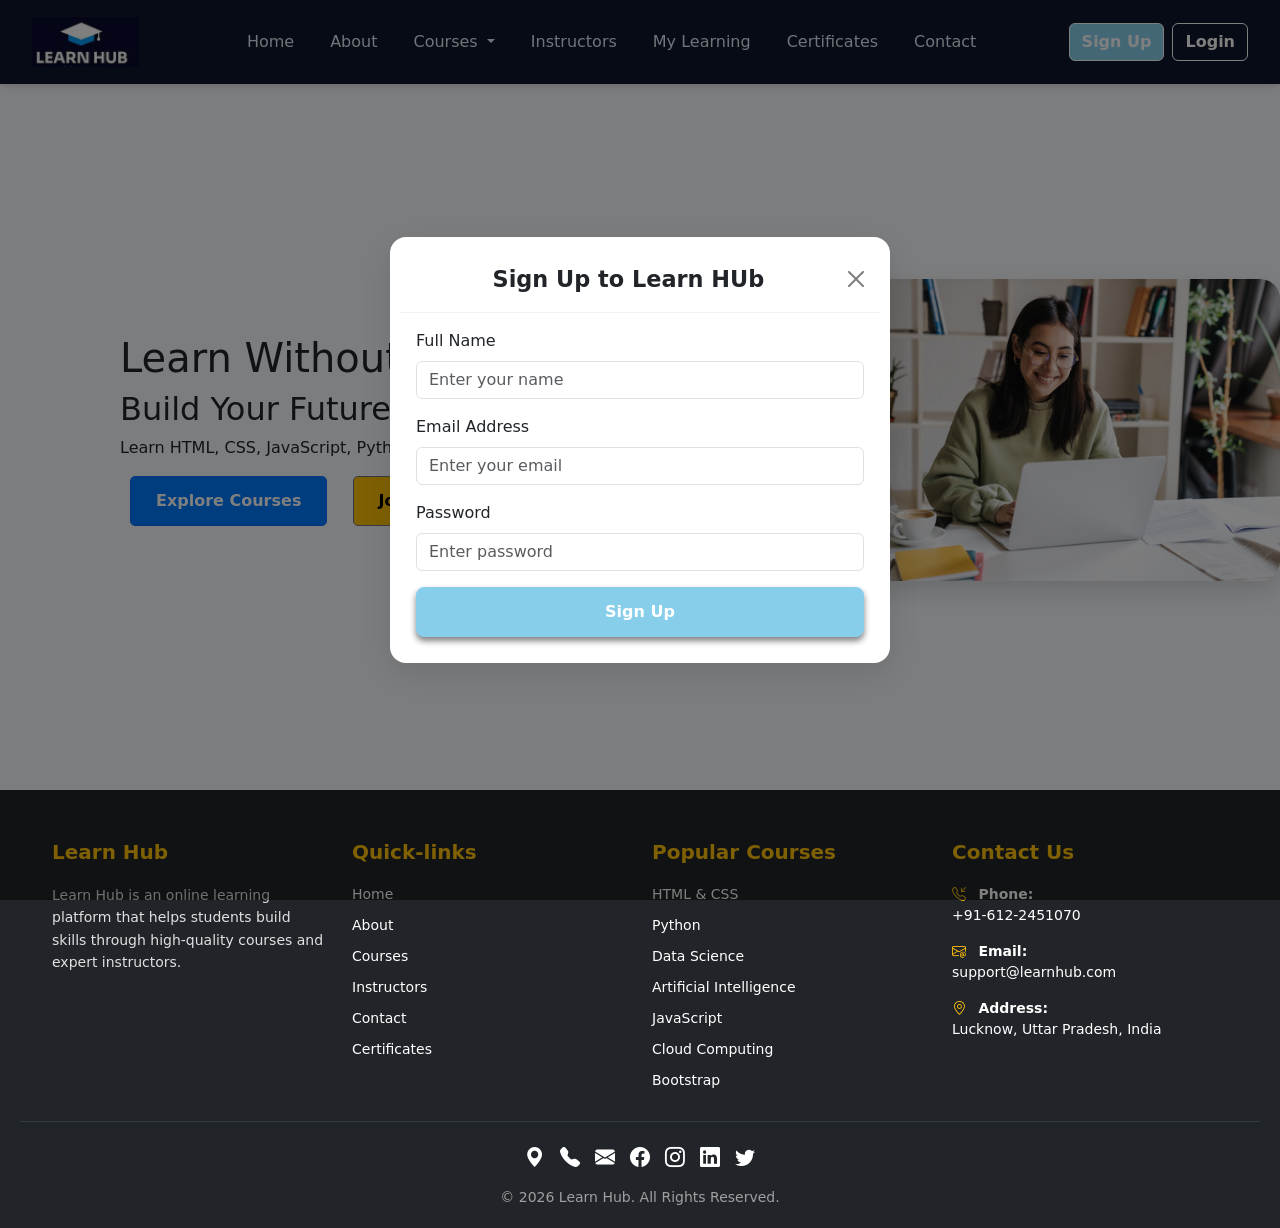
<file: signup.html>
<!DOCTYPE html>
<html lang="en">
<head>
    <meta charset="UTF-8">
    <meta name="viewport" content="width=device-width, initial-scale=1.0">
    <title>Sign up</title>
    <!---bootstrap css link-->
    <link rel="stylesheet" href="https://cdn.jsdelivr.net/npm/bootstrap@5.3.8/dist/css/bootstrap.min.css">
     <link rel="stylesheet" href="style.css">
        <link rel="stylesheet" href="https://cdn.jsdelivr.net/npm/bootstrap-icons@1.11.3/font/bootstrap-icons.min.css">
        

        <style>
.modal-content{
border: none;
border-radius: 16px;
box-shadow: 0 10px 30px rgba(0, 0,0,0.1);
padding: 10px;
    }
.modal-header{
  border-bottom: 1px solid #f1f3f5;
  justify-content: center;
  position: relative;
}

.modal-title{
  font-weight: 700;
  color: #212529;
  font-size: 1.4rem;
  text-align: center;
  width: 100%;
}

.form-control:focus{
  color: #212529;
  background-color: #fff;
  border-color: skyblue;
  outline: 0;
  box-shadow: gray;
}

.form-lable{
  font-weight: 600;
  color: #495057;
  font-size: 0.9rem;
  margin-bottom: 6px;
}
.btn-success{
background-color: skyblue;
border-color: skyblue;
padding: 12px;
font-weight: 600;
font-size: 1rem;
border-radius: 8px;
box-shadow: 0 4px 6px gray;
transition: all 0.2s ease;
}

.btn-success:hover{
  background-color: skyblue;
  border-color: skyblue;
  transform: translateY(-1px);
}

.btn-success:active{
  transform: translateY(1px);
}
        </style>
    
</head>
<body>




           <div class="row header">
        <div class="col-sm-12">

          <nav class="navbar navbar-expand-lg bg-body-tertiary fixed-top navigation-custom">
  <div class="container-fluid">
    <a class="navbar-brand" href="#">
      <img src="logo1.jpg" alt="logo" class="logo">
    </a>
    <button class="navbar-toggler" type="button" data-bs-toggle="collapse" data-bs-target="#navbarNav">
      <span class="navbar-toggler-icon"></span>
    </button>
    <div class="collapse navbar-collapse" id="navbarNav">
      <ul class="navbar-nav me-auto ">
        <li class="nav-item">
          <a class="nav-link active" aria-current="page" href="/">Home</a>
        </li>
        <li class="nav-item">
          <a class="nav-link active"  aria-current="page" href="/">About</a>
        </li>
        <li class="nav-item dropdown">
          <a class="nav-link dropdown-toggle" href="" role="button" data-bs-toggle="dropdown" aria-expanded="false">
            Courses
          </a>
          <ul class="dropdown-menu">
            <li><a class="dropdown-item" href="full stack web development.html">Full Stack Web Development</a></li>
            <li><hr class="dropdown-divider"></li>

            <li><a class="dropdown-item" href="pythone programming.html">Pythone Programming</a></li>
            <li><hr class="dropdown-divider"></li>

            <li><a class="dropdown-divider" href="cloud computing.html">Cloud Computing</a></li>
            <li><hr class="dropdown-divider"></li>

            <li><a class="dropdown-item" href="artificial intelligence.html">Artificial Intelligence</a></li>
            <li><hr class="dropdown-divider"></li>

            <li><a class="dropdown-item" href="cyber security.html">Cyber Security</a></li>
          </ul>
        </li>
        <li class="nav-item">
          <a class="nav-link active" aria-current="page" href="">Instructors</a>
        </li>

        <li class="nav-item">
          <a class="nav-link active" aria-current="page" href="">My Learning</a>
        </li>

         <li class="nav-item">
          <a class="nav-link active" aria-current="page" href="">Certificates</a>
        </li>
        

        <li class="nav-item">
          <a class="nav-link active" aria-current="page" href="">Contact</a>
        </li>

      </ul>
      <form class="d-flex" role="search">
        <a href="/signup.html" class="btn btn-signup me-2">Sign Up</a>
        <a href="/login.html" class="btn btn-login">Login</a> 
      </form>
    </div>
  </div>
</nav>
        </div>
       </div>

       
       
       <section class="hero-section">
   <div class="hero.content">
    <h1>Learn Without Limits</h1>
    <h2>Build Your Future with Online Learning</h2>
    <p>Learn HTML, CSS, JavaScript, Python, AI, Data Science from expert instructors.</p>
    <div class="hero-buttons">
      <a href="#" class="btn btn-primary">Explore Courses</a>
      <a href="#" class="btn btn-secondary">Join Now</a>
    </div>
   </div>
   <div class="hero-image">
    <img src="student.jpg" alt="student with leptop" >
   </div>
</section>


  <footer>
  <div class="container-fluid footer-bg">
    <div class="row footer-container">
      
      <div class="col-md-3 col-sm-6 footer-col">
        <h3 class="footer-heading">Learn Hub</h3>
        <p class="footer-desc">Learn Hub is an online learning platform that helps students build skills through high-quality courses and expert instructors.</p>
      </div>

      <div class="col-md-3 col-sm-6 footer-col">
        <h3 class="footer-heading">Quick-links</h3>
        <div class="footer-links-list">
          <a href="#">Home</a>
          <a href="#">About</a>
          <a href="#">Courses</a>
          <a href="#">Instructors</a>
          <a href="#">Contact</a>
          <a href="#">Certificates</a>
        </div>
      </div>

      <div class="col-md-3 col-sm-6 footer-col">
        <h3 class="footer-heading">Popular Courses</h3>
        <div class="footer-links-list">
          <a href="#">HTML & CSS</a>
          <a href="#">Python</a>
          <a href="#">Data Science</a>
          <a href="#">Artificial Intelligence</a>
          <a href="#">JavaScript</a>
          <a href="#">Cloud Computing</a>
          <a href="#">Bootstrap</a>
        </div>
      </div>

      <div class="col-md-3 col-sm-6 footer-col">
        <h3 class="footer-heading touch">Contact Us</h3>
        <ul class="get-in-touch">
          <li>
            <i class="bi bi-telephone-inbound"></i>
            <strong>Phone:</strong><br>
            +91-612-2451070
          </li>
          <li>
            <i class="bi bi-envelope-at"></i>
            <strong>Email:</strong><br>
            support@learnhub.com
          </li>
          <li>
            <i class="bi bi-geo-alt"></i>
            <strong>Address:</strong><br>
            Lucknow, Uttar Pradesh, India
          </li>
        </ul>
      </div>

    </div> 

    
    <div class="row">
      <div class="col-12 text-center">
        <div class="icons">
          <i class="bi bi-geo-alt-fill"></i>
          <i class="bi bi-telephone-fill"></i>
          <i class="bi bi-envelope-fill"></i>
          <i class="bi bi-facebook"></i>
          <i class="bi bi-instagram"></i>
          <i class="bi bi-linkedin"></i>
          <i class="bi bi-twitter"></i>
        </div>
      </div>
    </div>

    <div class="row">
      <div class="col-12">
        <div class="footer-text">
          <p>&copy; 2026 Learn Hub. All Rights Reserved.</p>
        </div>
      </div>
    </div>

  </div>
</footer>



 
  <!-- Sign Up Modal -->
<div class="modal fade" id="signupModal" tabindex="-1" aria-hidden="true">
  <div class="modal-dialog modal-dialog-centered">
    <div class="modal-content">

      <div class="modal-header">
        <h5 class="modal-title">Sign Up to Learn HUb</h5>
        <button type="button" class="btn-close" data-bs-dismiss="modal"></button>
      </div>

      <div class="modal-body">

        <form>

          <div class="mb-3">
            <label class="form-label">Full Name</label>
            <input type="text" class="form-control" placeholder="Enter your name">
          </div>

          <div class="mb-3">
            <label class="form-label">Email Address</label>
            <input type="email" class="form-control" placeholder="Enter your email">
          </div>

          <div class="mb-3">
            <label class="form-label">Password</label>
            <input type="password" class="form-control" placeholder="Enter password">
          </div>

          <button type="submit" class="btn btn-success w-100">
            Sign Up
          </button>

        </form>

      </div>

    </div>
  </div>
</div>



        <!--bootstrap CDN JS-->
      <script src=" https://cdn.jsdelivr.net/npm/bootstrap@5.3.8/dist/js/bootstrap.bundle.min.js"></script>



   <script>
    window.onload = function(){
        var signupModal = new
         bootstrap.Modal(document.getElementById('signupModal'));
        signupModal.show();
    }
   </script>
</body>
</html>
</file>
<file: style.css>
.header{
    height: 70px;
}
/*nabvar start*/
.navbar-collapse{
    justify-content: center;
}
.navbar-nav{
    margin-left: auto !important;
    margin-right: auto !important;
}
.navigation-custom{
    background-color: #0f172a !important;
    box-shadow: 0 4px 6px -1px rgba(0, 0,0,0.1),0 2px 4px -1px rgba(0, 0,0,0.06);
    padding: 12px 0;
}

.navigation-custom .nav-link{
    color: #e2e8f0 !important;
    font-size: 16px;
    font-weight: 500;
    margin:0 10px;
    transition:  color 0.3s ease;
}

.navigation-custom .dropdown-menu{
    background-color: #1e293b;
    border: 1px solid #334155;
}

.navigation-custom .dropdown-item{
    color: #e2e8f0;
}

.navigation-custom .dropdown-item:hover{
    background-color: #334155;
    color: #38bdf8;
}
.navigation-custom .dropdown-divider{
    border-top: 1px solid #334155;
}

/*navbar end*/

.logo{
    height: 50px;
    margin-left: 20px;
}

/*sign up start*/
.btn-signup{
    border: 1px solid white !important;
    background-color:skyblue!important;
    font-weight: bold;
    color: white!important;
    transition: all 0.3s ease-in-out;
    margin-right:30px;

}

.btn-signup:hover{
    background-color: #01a79d !important;
    color: white !important;
    border-color: #01a79d !important;
    transform: translateY(-2px);
    box-shadow: 0 4px 15px rgba(1, 167, 157, 0.4);

}

/*sign up end*/

/*signup page*/
.outer{
    display: flex;
    align-items: center;
    justify-content: center;
    background-color: #f0f2f5;
    height:100vh;
    margin: 0;
    font-family: sans-serif;
}

.signup-box{
    width:400px;
    padding: 30px;
    background: white;
    border-radius: 15px;
    box-shadow: 0 8px 24px rgba(0, 0,0,0.1);
    text-align: center;

}

.signup-box h1{
    font-size: 28px;
    margin-bottom: 25px;
    color: #333;
}

.signup-box input{
    width: 100%;
    padding: 12px;
    margin-bottom: 15px ;
    border: 1px solid #ccc;
    border-radius: 8px;
    box-sizing: border-box;
}

.signup-btn{
    width: 100%;
    padding: 12px;
    background-color: #007bff;
    color: white;
    border: none;
    border-radius:10px;
    font-size: 16px;
    cursor: pointer;
    transition: 0.3s;
    font-weight: bold;
}
.signup-btn:hover
{
    background-color: #0056b3;
}
 /*sign up page end*/


 /*login start*/
.btn-login{
    color: white !important;
    background-color:transparent !important;
    border: 1px solid white !important;
    font-weight: bold;
    transition: all 0.3s ease-in-out;
    margin-right: 20px;
}

.btn-login:hover{
    background-color:transparent;
    border: 1px solid #01a79d;
    color: #01a79d;
    transform: translateY(-2px);
    box-shadow: 0 4px 15px rgba(255, 255, 255, 0.3);
}

/*login end*/


/* courses */
.courses-head{
    height: 90px;
    display: flex;
    align-items: center;
    justify-content: center;
    flex-direction: column;
    color: blue;

}
.courses-head h4{
    text-align: center;
}
.courses-head hr{
    width: 50%;
    border: 3px solid #01a79d;
    border-radius: 10px;
}
.courses.card{
    height: 200px;
    display: flex;
    align-items: center;
    justify-content: center;
    box-shadow: 0 10px 10px rgba(214,223,223,.3);
    cursor: pointer;
    margin-top: 10px;

}
.courses.card img{
    height: 140px;
    margin-bottom: 10px;
}
.courses h5{
    text-align: center;
}
/*courses end*/

/*hero-section start*/

.hero-section{
    height: 80vh;
    display: flex;
    align-items:center;
    justify-content:space-between;
    background-color:#F8FAFC;
    padding: 60 20px  140px 100px;
    padding-left: 120px !important;
    gap: 80px !important;
}

.hero-content h1{
    font-size:55px;
    color: #333;
    margin-bottom: 10px;
    font-weight: 700;
}

.hero-content h2{
     font-size: 1.5rem;
    color: #555;
    margin-bottom: 20px;
}
.hero-content p{
    font-size: 1.1rem;
   max-width: 600px;
    margin-bottom:30px;
    text-align: left;
}

.hero-buttons .btn{
    padding: 12px 25px;
    text-decoration: none;
    border-radius: 5px;
    margin: 0 10px;
    font-weight: bold;
}

.btn-primary{
    background-color: #007bff;
    color: white;
}

.btn-primary:hover{
    transform: scale(1.05);
    transition: .3s;
}

.btn-secondary{
    background-color: #ffc107;
    color: #000;
}

.btn-secondary:hover{
     transform: scale(1.05);
    transition: .3s;
}
.hero-content{
    flex: 1;
   text-align: left;
  
   
}
.hero-image{
    flex: 1.6 !important;
    display: flex !important;
     justify-content: center !important;
}

.hero-image img{
    width: 100%;
    max-width: 650px !important;
    height: auto;
    object-fit: contain;
    border-radius: 20px;
    box-shadow: 0 10px 25px rgba(0, 0,0,0.15);
}



.card{
    height: 390px;
    width: 300px !important;
    border: 2px solid ;
    box-shadow:0 5px 15px rgba(0, 0,0,0.2);
    transition: 0.3s;
}

.card:hover{
    transform: translateY(-8px);
    box-shadow: 0 10px 25px rgba(0, 0,0,0.3);
}

.card-img-top{
    width: 100%;
    height: 300px;
    object-fit: cover;
}

.card-img-top{
     width: 100%;
    height: 300px;
    object-fit:contain;
    background-color: #f8f9fa;
}


.why-box
{
    padding: 10px;
    background: white;
    border-radius: 10px;
    box-shadow: 0 5px 15px rgba(0, 0,0,0.1);
    text-align: center;
    height: 250px;
    transition: 0.3s;
    margin-top: 20px;
}
.why-box:hover{
   transform: translateY(-8px);
    box-shadow: 0 10px 25px rgba(0, 0,0,0.3);
}
.why-box i{
   font-size: 80px;
    color: yellow;
    margin-bottom: 15px;
}
.why-box h4{
    font-weight: bold;
    margin-bottom: 10px;
}
.why-box p{
    font-size: 14px ;
    color: gray;
}


.instructor1-card{
    background: white;
    padding: 20px;
    border: 1px solid ;
    border-radius: 15px;
    text-align: center;
    box-shadow:0 25px 15px rgba(0, 0,0,0.2);
    transition: 0.3s;
    margin-top: 20px;
}

.instructor-card:hover{
    transform: translateY(-8px);
    box-shadow: 0 10px 25px rgba(0, 0,0,0.3);
}

.card-img-top1{
    width: 120px;
    height: 120px;
    border-radius: 50%;
    object-fit: cover;
    border: 2px solid black;
}
.card-img-top1:hover{
    transform: translateY(-8px);
    box-shadow: 0 5px 10px rgba(0, 0,0,0.3);
}


.instructor-card h4{
    font-weight: bold;
    margin-top: 15px;
}
.instructor-card h6{
    color: #0d6efd;
}

.instructor-card p{
    color: gray;
}

.testimonial-card{
    margin-top: 10px;
    background: white;
    padding: 20px;
    border: 1px solid ;
    border-radius: 15px;
    text-align: center;
    box-shadow:0 25px 15px rgba(0, 0,0,0.2);
    transition: 0.3s;
    margin-top: 20px;
}

.testimonial-card:hover{
    transform: translateY(-8px);
    box-shadow: 0 10px 25px rgba(0, 0,0,0.3);
}

.card-img-top2{
    width: 120px;
    height: 120px;
    border-radius:80%;
    object-fit: cover;
    border: 2px solid ;
    
}
.card-img-top2:hover{
    transform: translateY(-5px);
    box-shadow: 0 5px 10px rgba(0, 0,0,0.3);
}
.testimonial-card h4{
    font-weight: bold;
    margin-top: 15px;
}
.testimonial-card p{
    color: gray;
   
}


body .dark h3, 
body.dark .student-name,
.dark h3{
    display: block !important;
    visibility: visible !important;
    color: #222222 !important;
}






.footer-bg {
    background-color: #212529;
    color: white;
    padding: 50px 20px 20px 20px;
}

.footer-container {
    max-width: 1200px;
    margin: 0 auto;
}

.footer-heading {
    color: #ffc107;
    font-size: 20px;
    margin-bottom: 20px;
    font-weight: 600;
}

.footer-desc {
    font-size: 14px;
    line-height: 1.6;
    color: #e0e0e0;
    margin: 0;
    text-align: left;
}

.footer-links-list {
    display: flex;
    flex-direction: column;
    gap: 10px;
}

.footer-links-list a {
    text-decoration: none;
    color: white;
    font-size: 14px;
    transition: color 0.3s;
}

.footer-links-list a:hover {
    color: #ffc107;
}


.get-in-touch {
    list-style: none;
    padding: 0;
    margin: 0;
}

.get-in-touch li {
    font-size: 14px;
    margin-bottom: 15px;
    line-height: 1.5;
}

.get-in-touch li i {
    color: #ffc107;
    margin-right: 8px;
}

.icons {
    display: flex;
    justify-content: center;
    align-items: center;
    gap: 15px;
    margin-top: 30px;
    border-top: 1px solid #343a40;
    padding-top: 20px;
}

.icons i {
    color: white;
    font-size: 20px;
    cursor: pointer;
    transition: color 0.3s;
}

.icons i:hover {
    color: #ffc107;
}


.footer-text p {
    text-align: center;
    font-size: 14px;
    color: #a0a0a0;
    margin-top: 15px;
    margin-bottom: 0;
}












.dark{
    background-color: #121212;
    color: white;
}
.dark .navbar{
    background-color: #1f1f1f;
}
.dark .card{
    background-color: #2c2c2c;
    color: white;
}
.dark .footer{
    background-color: #1f1f1f;
    color: white;
}

.dark .hero-section{
    background-color: #121212;
}

.dark .hero-content h1,
.dark .hero-content h2,
.dark .hero-content p{
    color: white;
}

.google{
    border: 1px solid white;
    margin-right: 10px;
    border-radius: 10px;
}





@media(max-width:768px) {
     
   .footer-col {
        margin-bottom: 35px;
    }
    
    .footer-heading {
        margin-bottom: 12px;
    }
    
    /* मोबाइल पर बहुत बड़ा फॉन्ट अजीब न लगे इसलिए साइज एडजस्ट किया */
    .footer-text p {
        font-size: 12px;
    }
}
</file>
